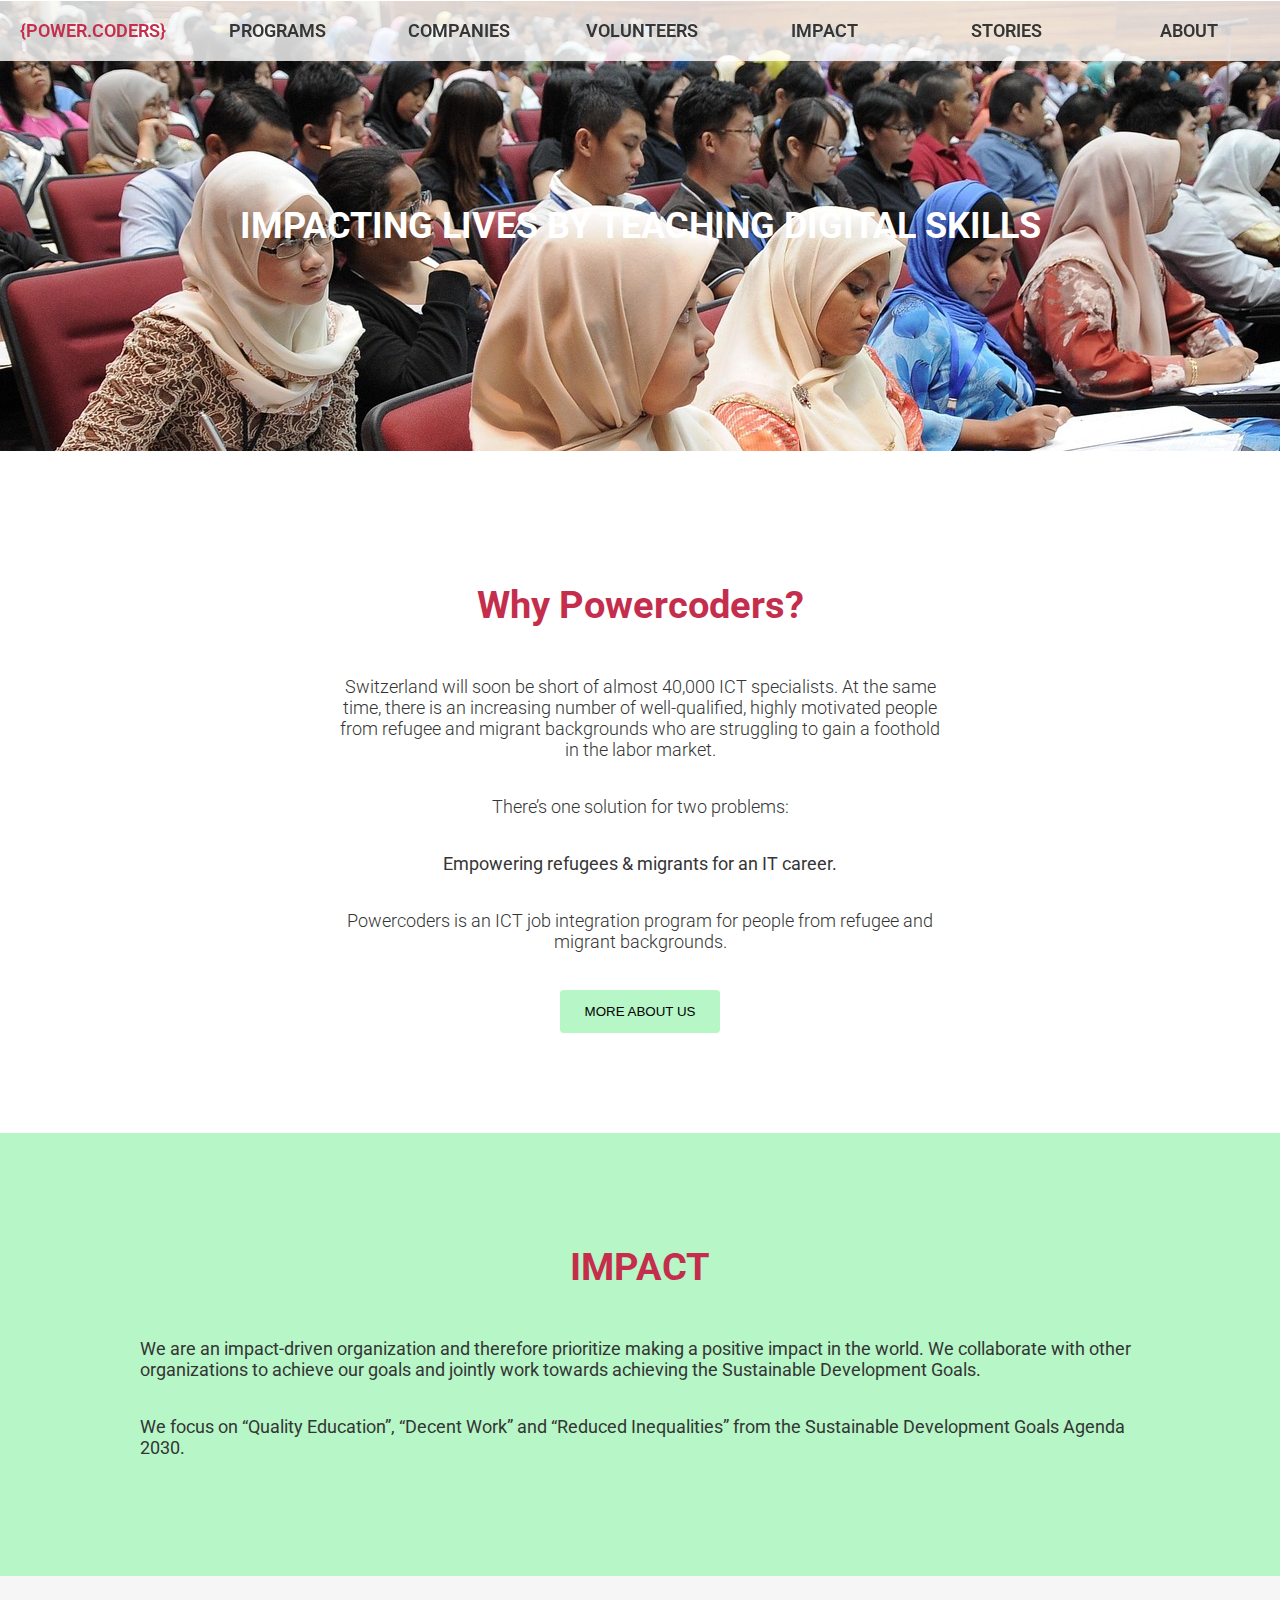
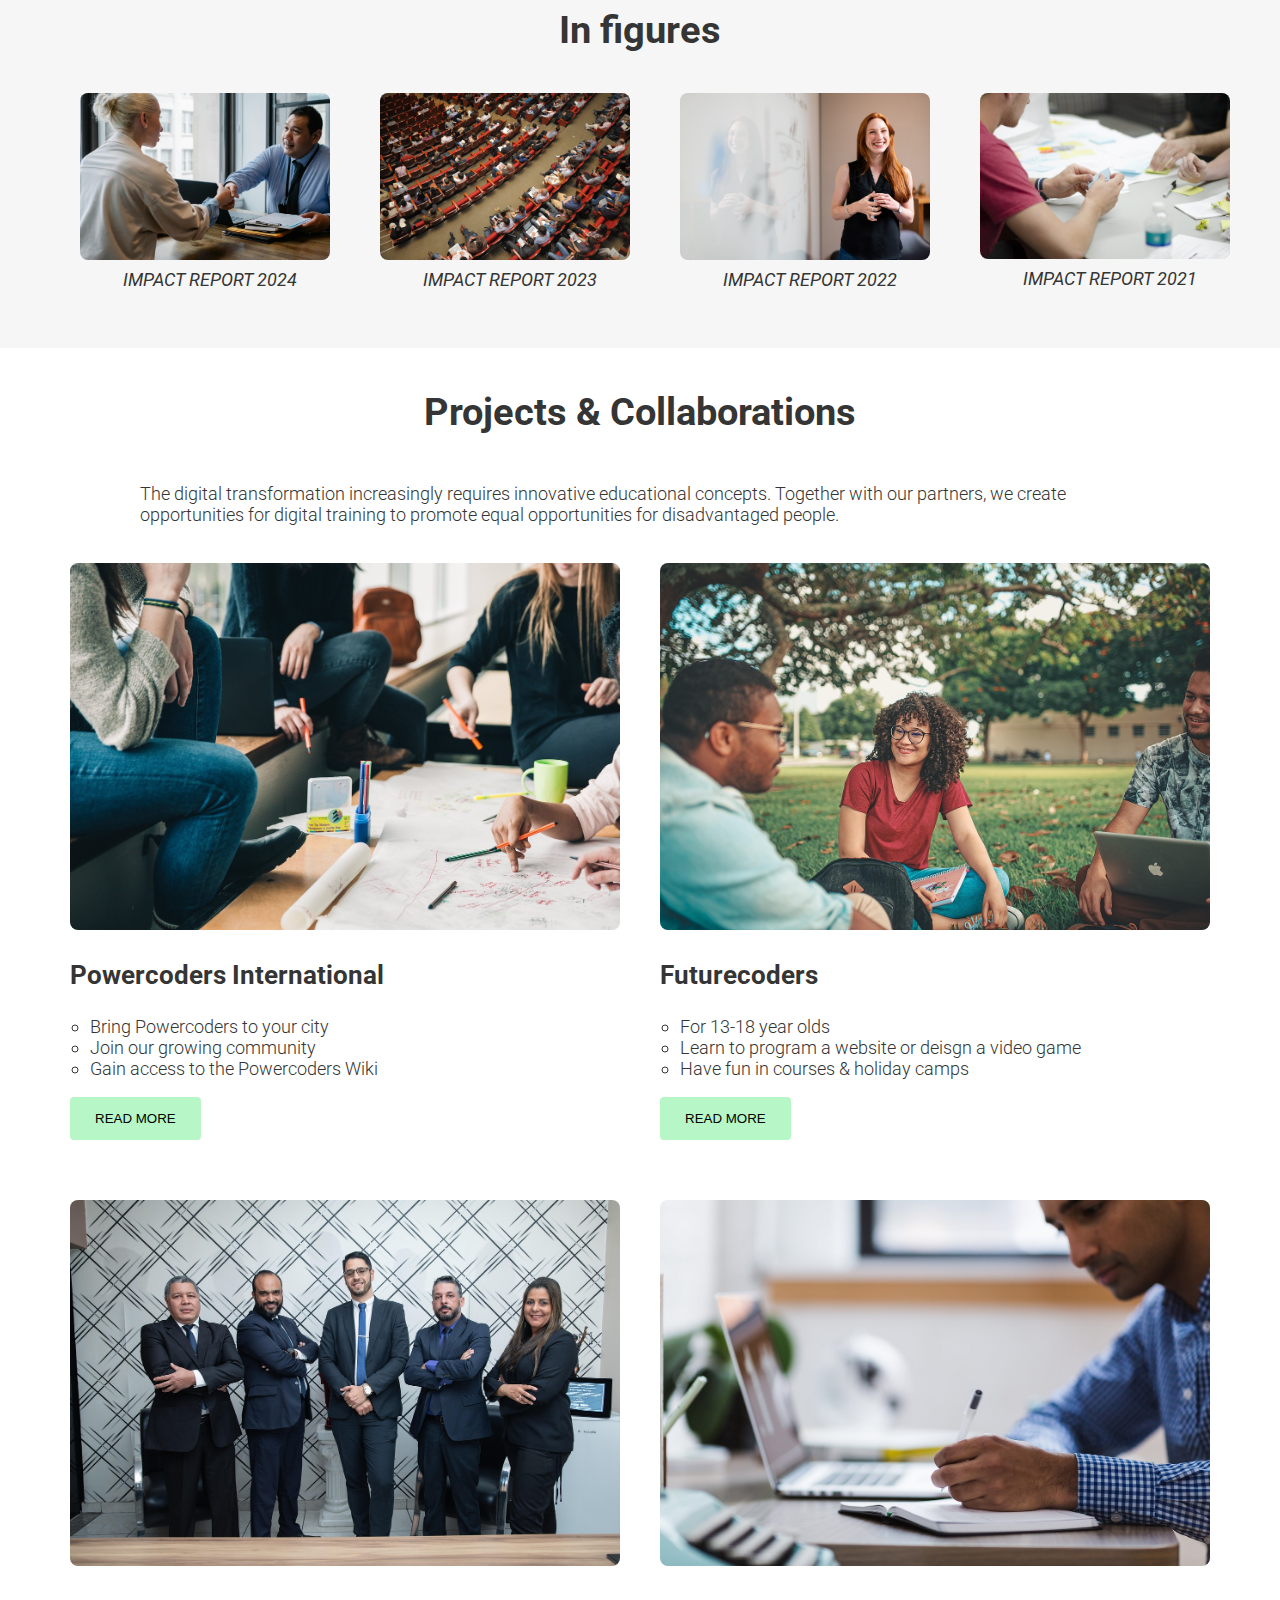
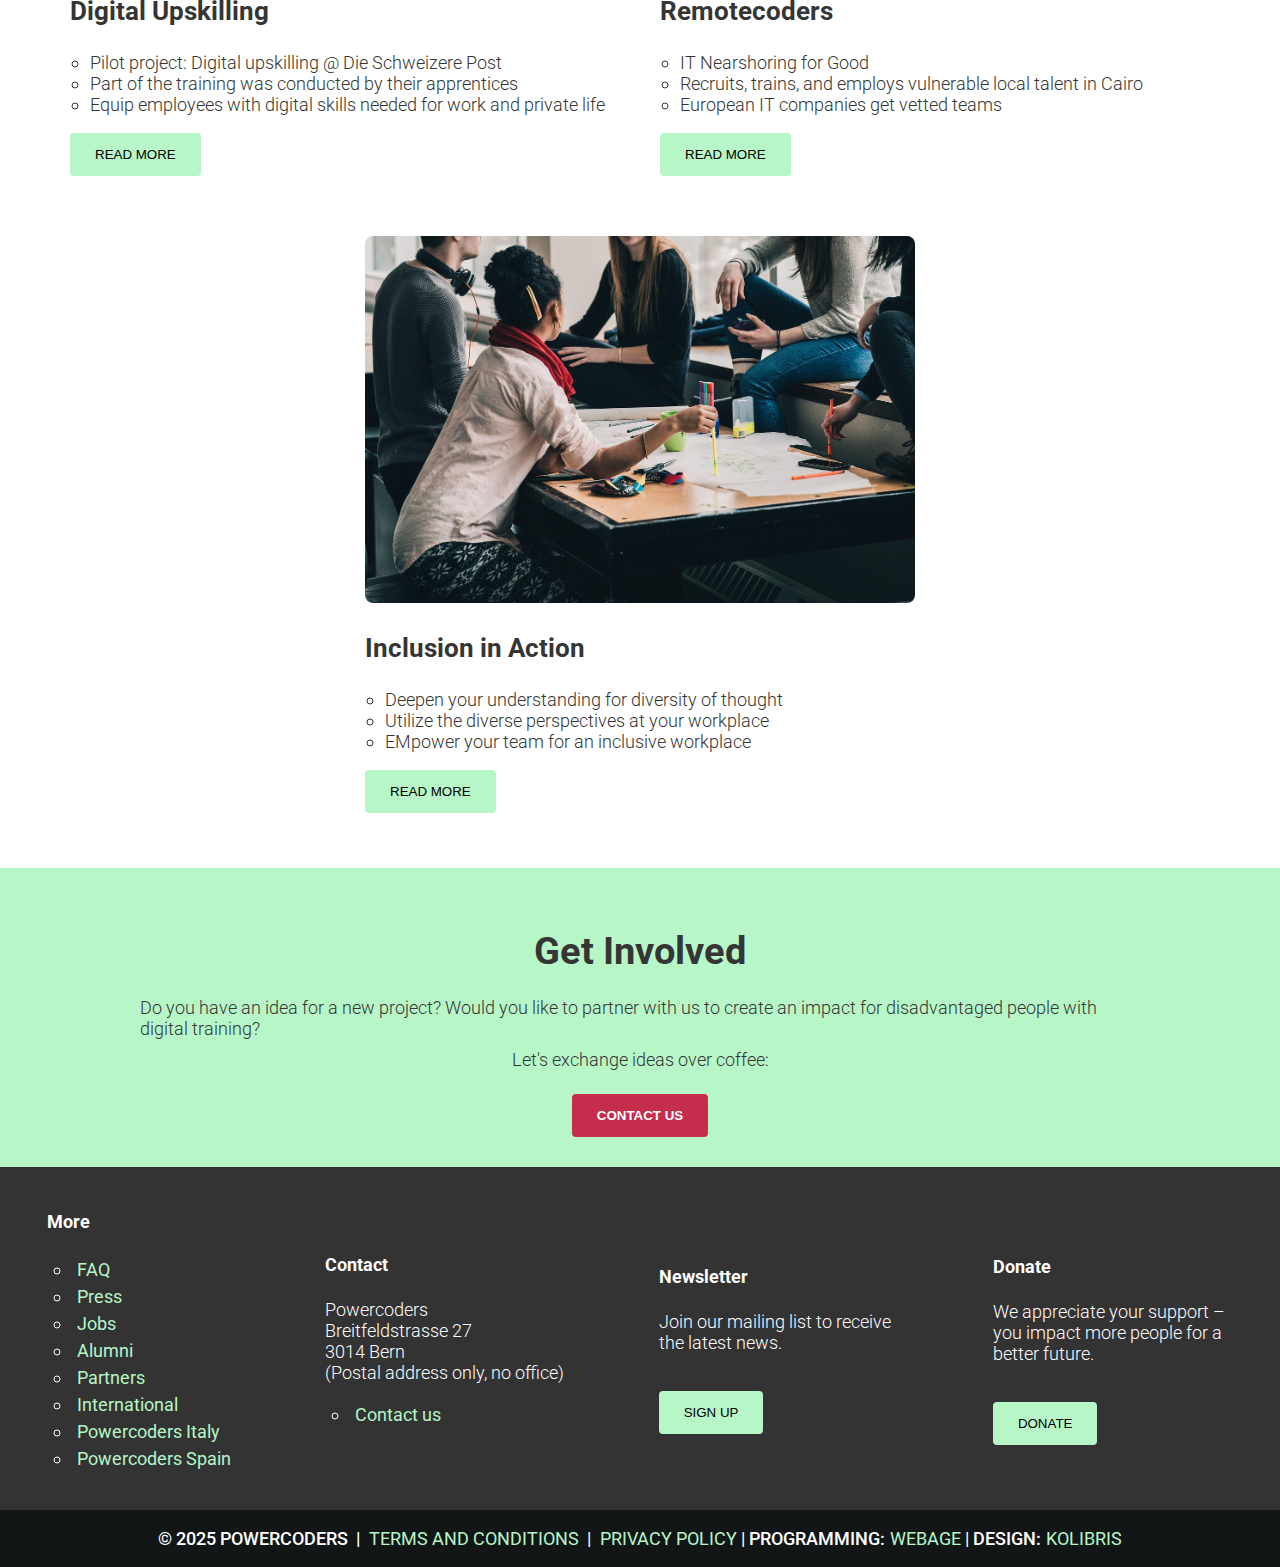
<file: index.html>
<!DOCTYPE html>
<html lang="en">
<head>
    <meta charset="UTF-8">
    <meta name="viewport" content="width=device-width, initial-scale=1.0">
    <title>Impact Report</title>
    <link rel="preconnect" href="https://fonts.googleapis.com">
    <link rel="preconnect" href="https://fonts.gstatic.com" crossorigin>
    <link href="https://fonts.googleapis.com/css2?family=Roboto:ital,wght@0,100..900;1,100..900&display=swap" rel="stylesheet">
    <link rel="stylesheet" href="style.css">
</head>
<body>
    <nav class="navbar">
            <a href="https://powercoders.org/">{Power.Coders}</a>
            <a href="https://powercoders.org/programs/">Programs</a>
            <a href="https://powercoders.org/companies/">Companies</a>
            <a href="https://powercoders.org/volunteer/">Volunteers</a>
            <a href="https://powercoders.org/impact/">Impact</a>
            <a href="https://powercoders.org/stories/">Stories</a>
            <a href="https://powercoders.org/about/">About</a>
    </nav>
    <div class="header">
        <h1>Impacting lives by teaching digital skills</h1> 
    </div>
    <main>
        <div class="about">
            <h2>Why Powercoders?</h2>
            <p>Switzerland will soon be short of almost 40,000 ICT specialists. At the same time, there is an increasing number of well-qualified, highly motivated people from refugee and migrant backgrounds who are struggling to gain a foothold in the labor market.</p>
            <p>There’s one solution for two problems:</p>
            <p class="text__highlight">Empowering refugees & migrants for an IT career.</p>
            <p>Powercoders is an ICT job integration program for people from refugee and migrant backgrounds.</p>
            <button onclick="window.open('https://powercoders.org/about/')">More about us</button>
        </div>
        <section class="impact__background">
        <div class="impact">
            <h2>Impact</h2>
            <p>We are an impact-driven organization and therefore prioritize making a positive impact in the world. We collaborate with other organizations to achieve our goals and jointly work towards achieving the Sustainable Development Goals.</p>
            <p>We focus on “Quality Education”, “Decent Work” and “Reduced Inequalities” from the Sustainable Development Goals Agenda 2030.</p>
        </div>
        <div class="figures">
            <h2 class="dark__subtitle">In figures</h2>
            <ul class="reports">
                <li>
                    <a href="impact.html" class="report"> <img src="media/report2024.jpg" alt="Report 2024" class="report__img"><br>Impact Report 2024</a>
                </li>
                <li>
                    <a href="" class="report"> <img src="media/report2023.jpg" alt="Report 2024" class="report__img"><br>Impact Report 2023</a>
                </li>
                <li>
                    <a href="" class="report"> <img src="media/report2022.jpg" alt="Report 2024" class="report__img"><br>Impact Report 2022</a>
                </li>
                <li>
                    <a href="" class="report"> <img src="media/report2021.jpg" alt="Report 2024" class="report__img"><br>Impact Report 2021</a>
                </li>
            </ul>            
        </div>
        </section>
        <div class="projects">
            <h2 class="dark__subtitle">Projects & Collaborations</h2>
            <p>The digital transformation increasingly requires innovative educational concepts. Together with our partners, we create opportunities for digital training to promote equal opportunities for disadvantaged people.</p>
            <div class="collabs">
            <a href="">
                <img src="media/project1.jpg" alt="project one" class="collabs__img">
                <h3>Powercoders International</h3>
                <ul>
                    <li>Bring Powercoders to your city</li>
                    <li>Join our growing community</li>
                    <li>Gain access to the Powercoders Wiki</li>
                </ul>
                <button onclick="window.open('https://powercoders.org/impact/powercoders-international/')">Read More</button>
            </a>
             <a href="">
                <img src="media/project2.jpg" alt="project one" class="collabs__img">
                <h3>Futurecoders</h3>
                <ul>
                    <li>For 13-18 year olds</li>
                    <li>Learn to program a website or deisgn a video game</li>
                    <li>Have fun in courses & holiday camps</li>
                </ul>
                <button onclick="window.open('https://futurecoders.ch/de/')">Read More</button>
            </a>
             <a href="">
                <img src="media/project3.jpg" alt="project one" class="collabs__img">
                <h3>Digital Upskilling</h3>
                <ul>
                    <li>Pilot project: Digital upskilling @ Die Schweizere Post</li>
                    <li>Part of the training was conducted by their apprentices</li>
                    <li>Equip employees with digital skills needed for work and private life</li>
                </ul>
                <button onclick="window.open('https://www.post.ch/de/ueber-uns/aktuell/2022/upskilling')">Read More</button>
            </a>
             <a href="">
                <img src="media/project4.jpg" alt="project one" class="collabs__img">
                <h3>Remotecoders</h3>
                <ul>
                    <li>IT Nearshoring for Good</li>
                    <li>Recruits, trains, and employs vulnerable local talent in Cairo</li>
                    <li>European IT companies get vetted teams</li>
                </ul>
                <button onclick="window.open('https://www.remotecoders.org/')">Read More</button>
            </a>
             <a href="">
                <img src="media/project5.jpg" alt="project one" class="collabs__img">
                <h3>Inclusion in Action</h3>
                <ul>
                    <li>Deepen your understanding for diversity of thought</li>
                    <li>Utilize the diverse perspectives at your workplace</li>
                    <li>EMpower your team for an inclusive workplace</li>
                </ul>
                <button onclick="window.open('https://powercoders.org/impact/powercoders-cultural-diversity/')">Read More</button>
            </a>
            </div>
        </div>


        <div class="involved">
            <h2 class="dark__subtitle">Get Involved</h2>
            <p>Do you have an idea for a new project? Would you like to partner with us to create an impact for disadvantaged people with digital training?</p>
            <p>Let's exchange ideas over coffee:</p>
            <button class="red__button" onclick="window.open('https://powercoders.org/about/')">Contact us</button>
        </div>

    </main>
    <footer>
        <div class="footer__top">
            <div>
                <h4>More</h4>
                <ul>
                    <li><a href="https://powercoders.org/faq/">FAQ</a></li>
                    <li><a href="https://powercoders.org/press/">Press</a></li>
                    <li><a href="https://powercoders.org/jobs/">Jobs</a></li>
                    <li><a href="https://powercoders.org/alumni/">Alumni</a></li>
                    <li><a href="https://powercoders.org/partners/">Partners</a></li>
                    <li><a href="https://powercoders.org/programs/powercoders-international/">International</a></li>
                    <li><a href="https://powercoders.org/powercoders-italy/">Powercoders Italy</a></li>
                    <li><a href="https://sites.google.com/impacthub.net/powercoders-spain/inicio?authuser=0">Powercoders Spain</a></li>
                </ul>
            </div>
            <div>
                <h4>Contact</h4>
                <p>Powercoders <br> Breitfeldstrasse 27 <br>3014 Bern <br>(Postal address only, no office)</p>
                <ul><li><a href="">Contact us</a></li></ul>

            </div>
            <div>
                <h4>Newsletter</h4>
                <p>Join our mailing list to receive the latest news.</p>
                <button onclick="window.open('https://powercoders.us14.list-manage.com/subscribe?u=2a42a364dd3183e63617d355b&id=dd4d5d82f8')">sign up</button>

            </div>
            <div>
                <h4>Donate</h4>
                <p>We appreciate your support – you impact more people for a better future.</p>
                 <button onclick="window.open('https://powercoders.org/donate/')">donate</button>
            </div>



        </div>
    <div class="footer__bottom">
         <p>&copy; 2025 Powercoders<span class="divider">&nbsp;&nbsp;|&nbsp</span></p>
         <a href="https://powercoders.org/terms-and-conditions/">Terms and conditions <span class="divider">&nbsp;|&nbsp</span></a>
         <a href="https://powercoders.org/privacy-policy-poco/">Privacy policy<span class="divider">&nbsp;|&nbsp</span></a>
         <p>Programming:</p>
         <a href="">webage<span class="divider">&nbsp;|&nbsp</span></a>
         <p>Design:</p> 
         <a href="https://www.kolibris.ch/">kolibris</a>
    </div>
    </footer>
    
    <script src="script.js"></script>
</body>
</html>
</file>
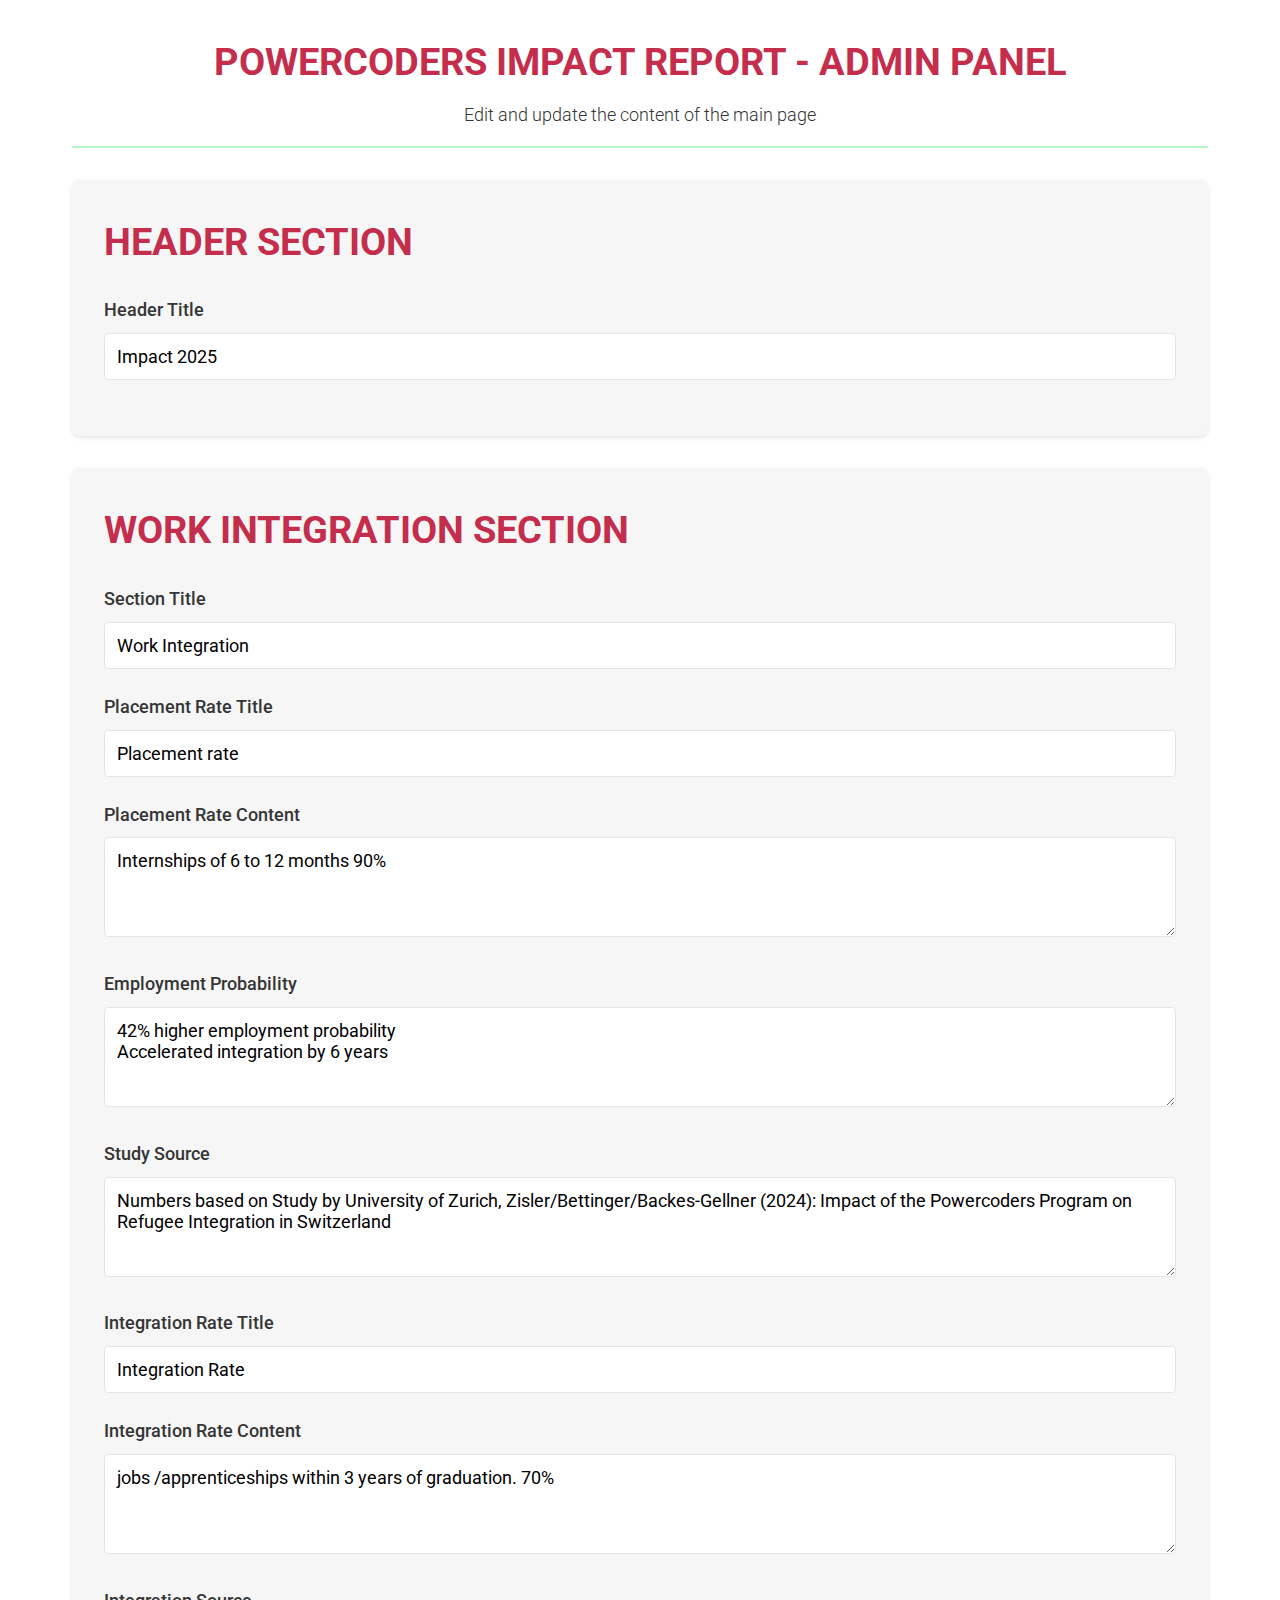
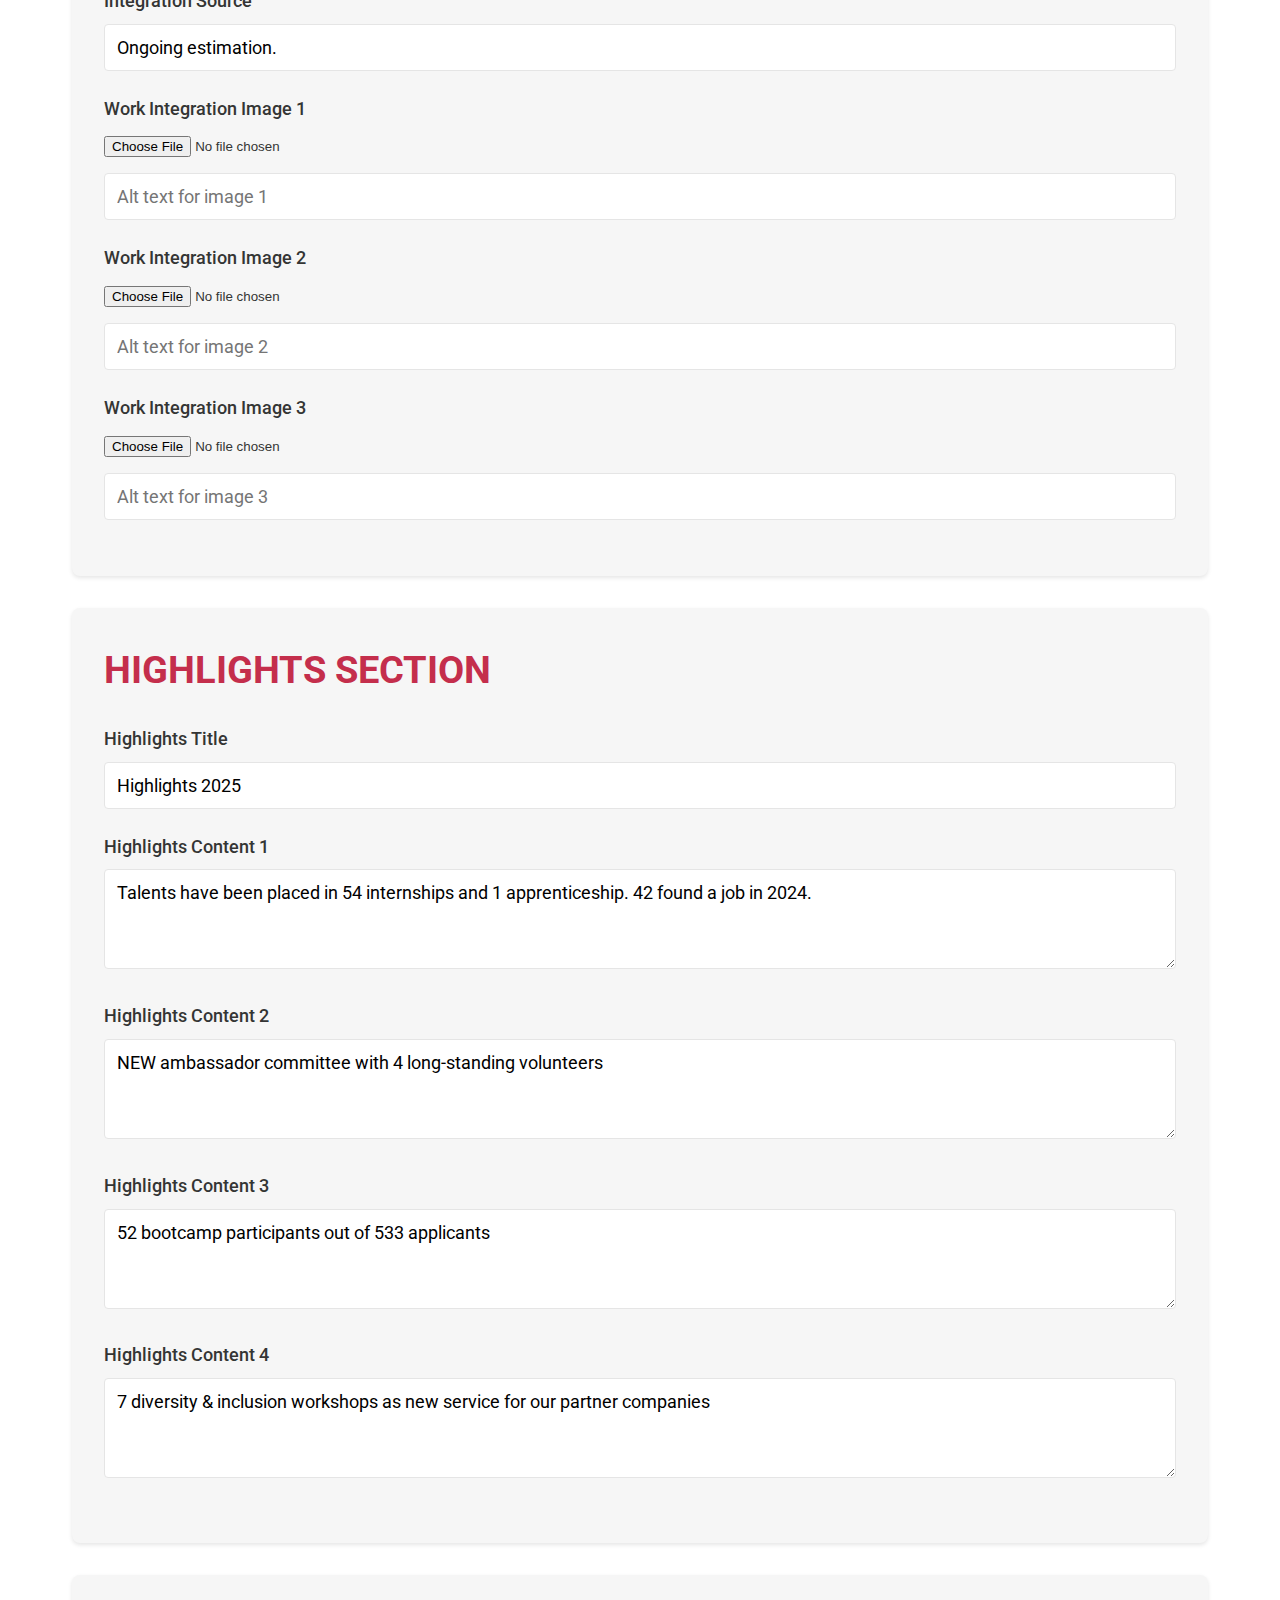
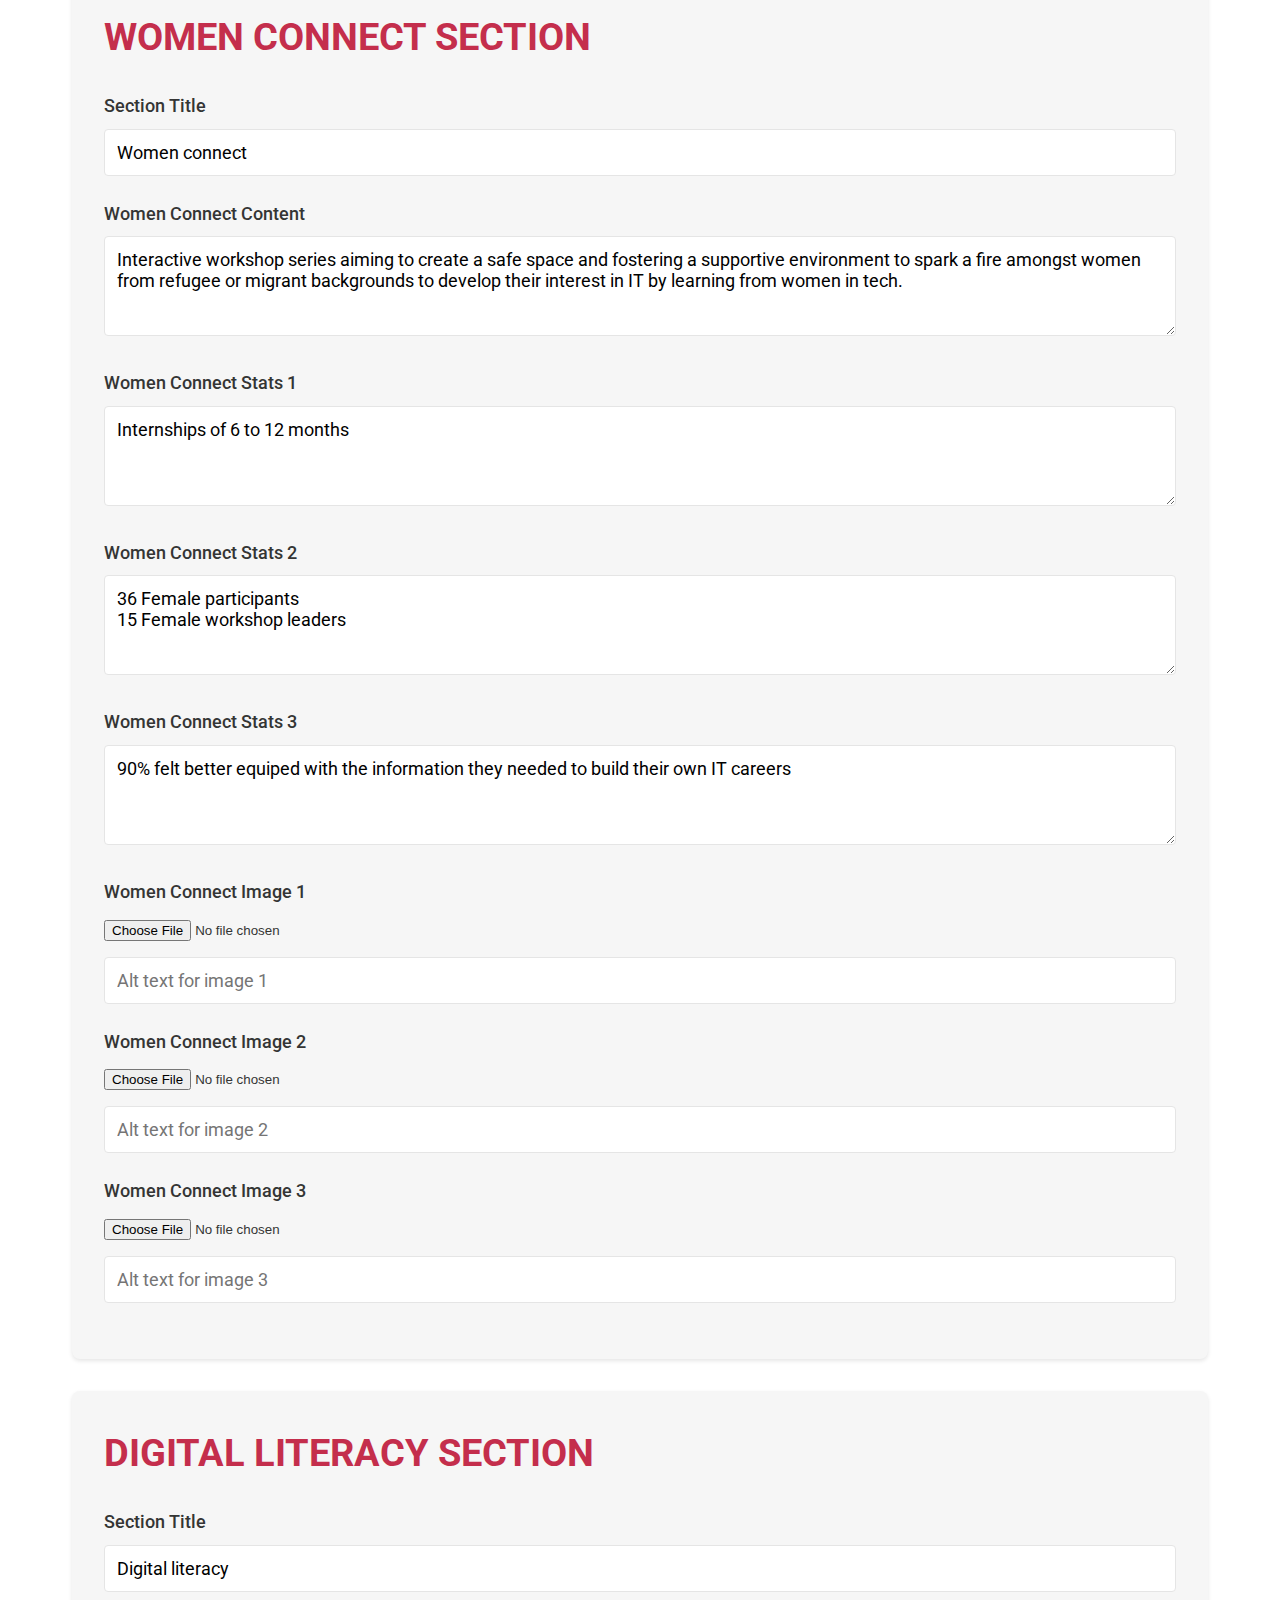
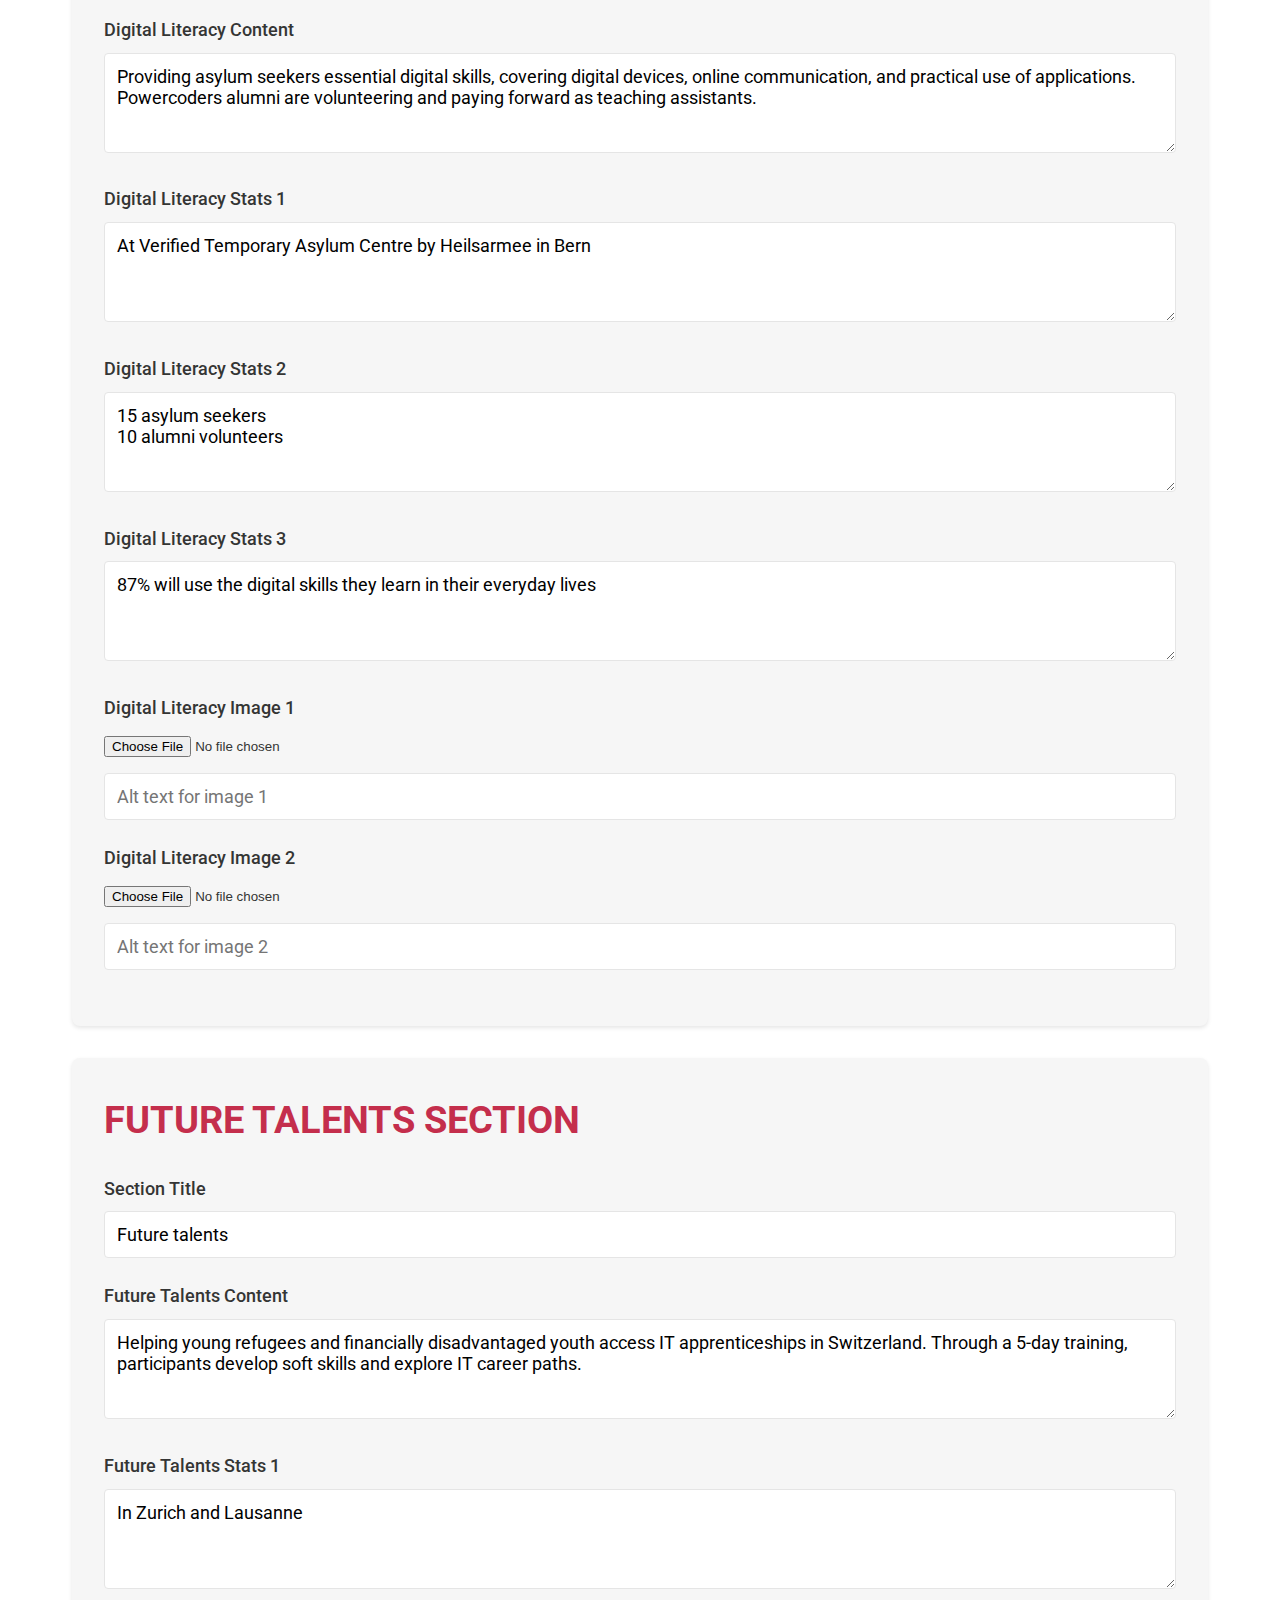
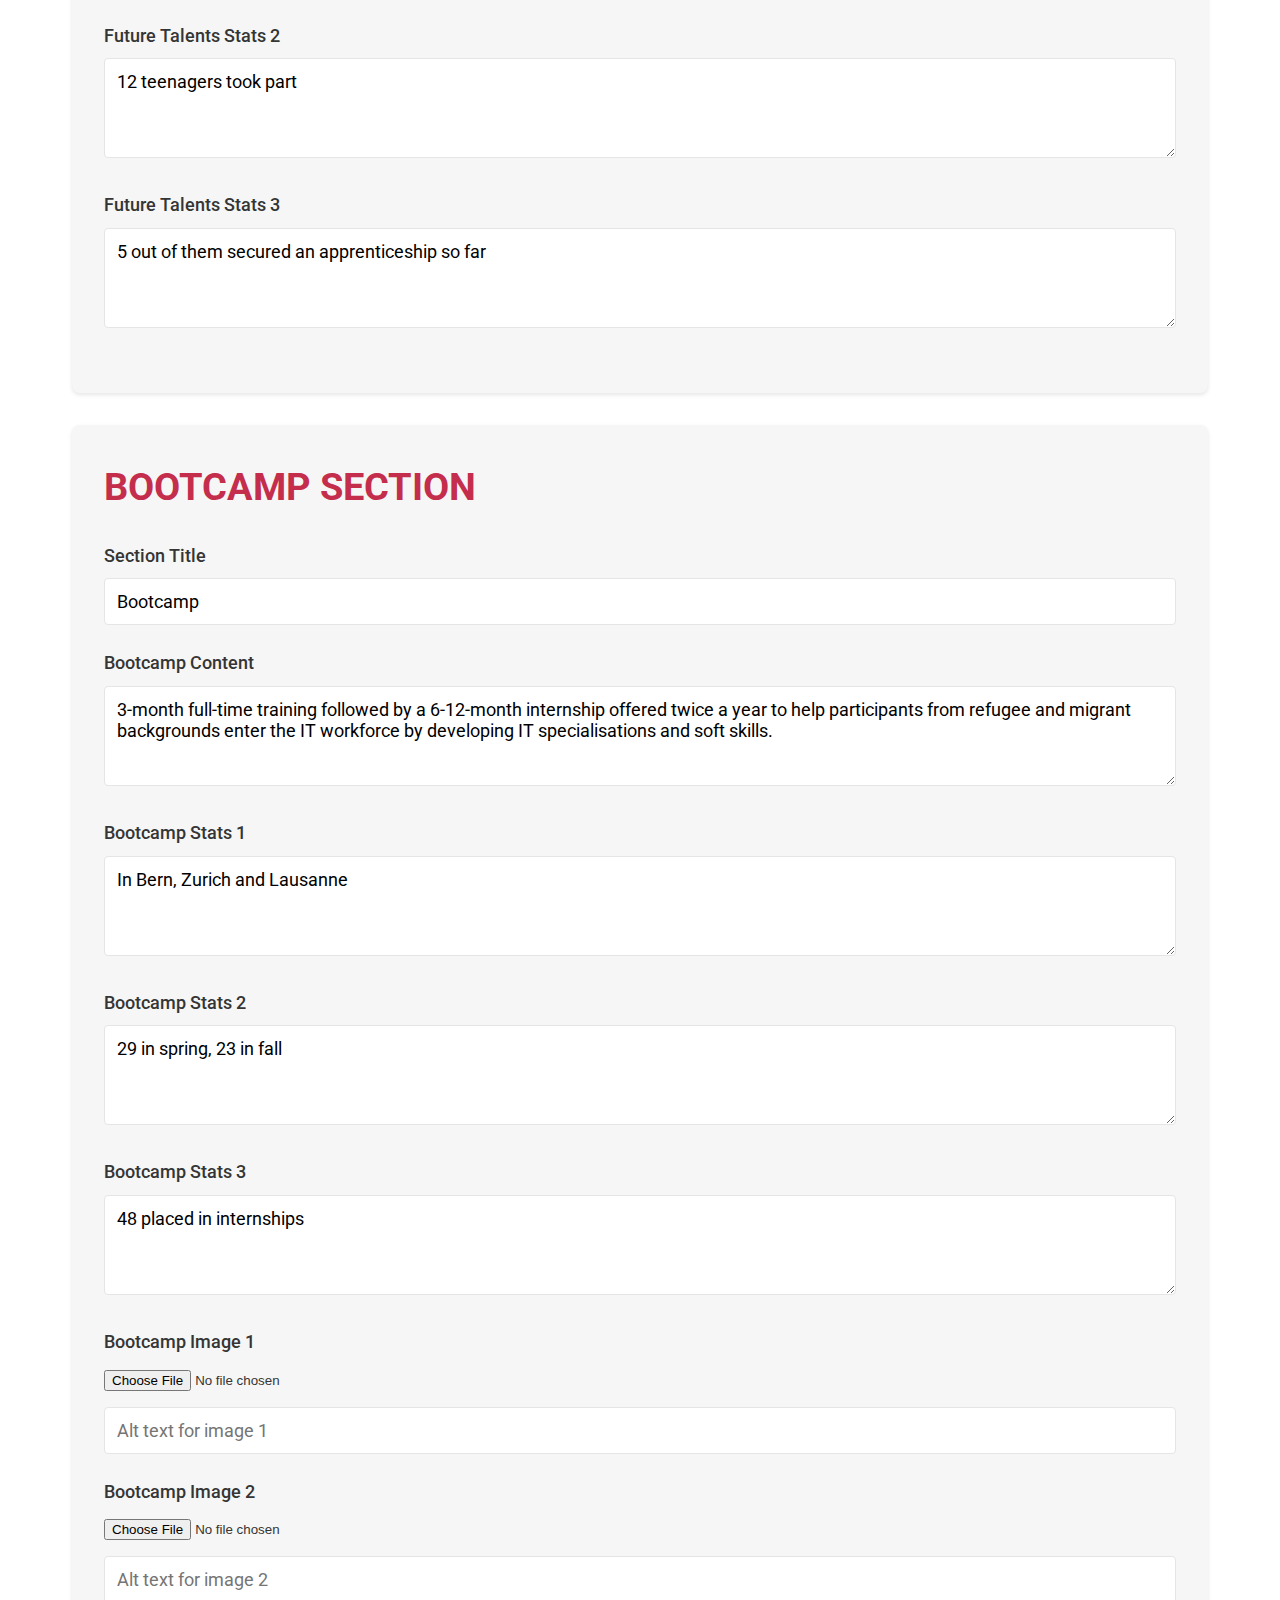
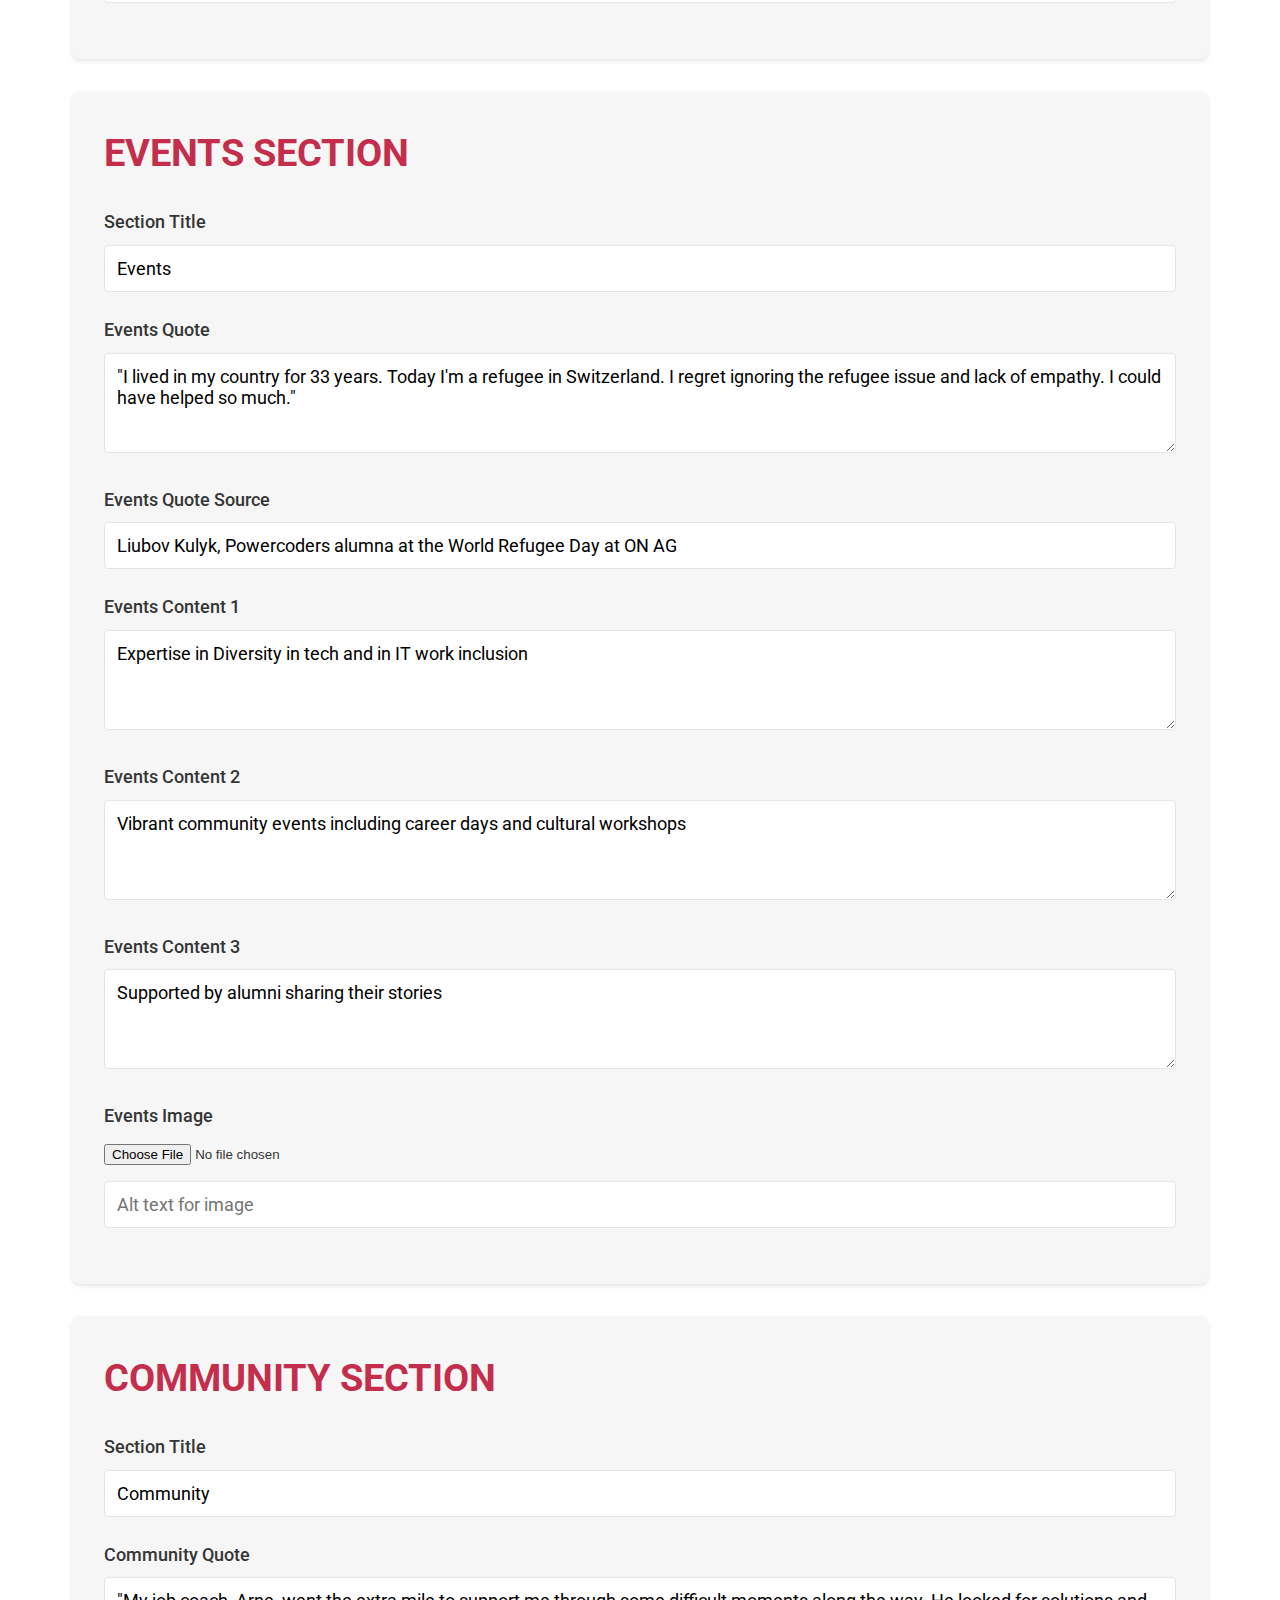
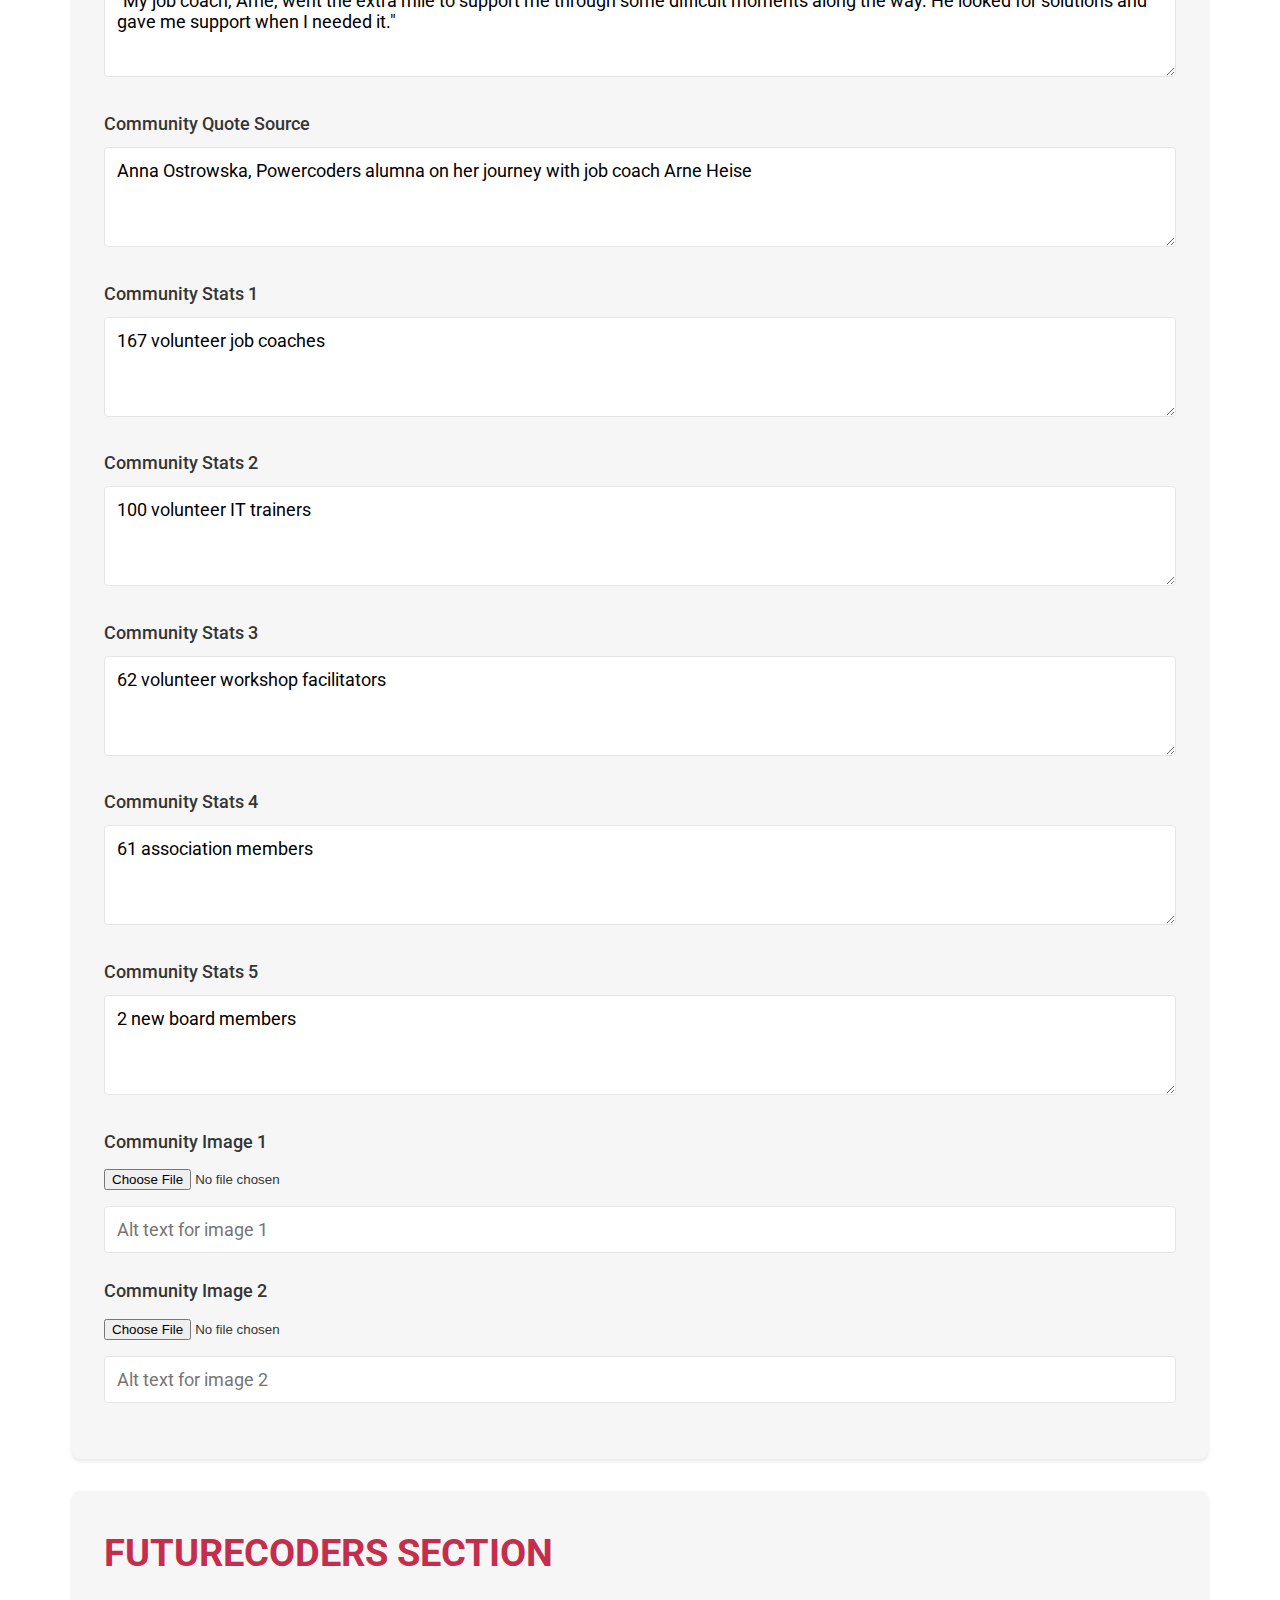
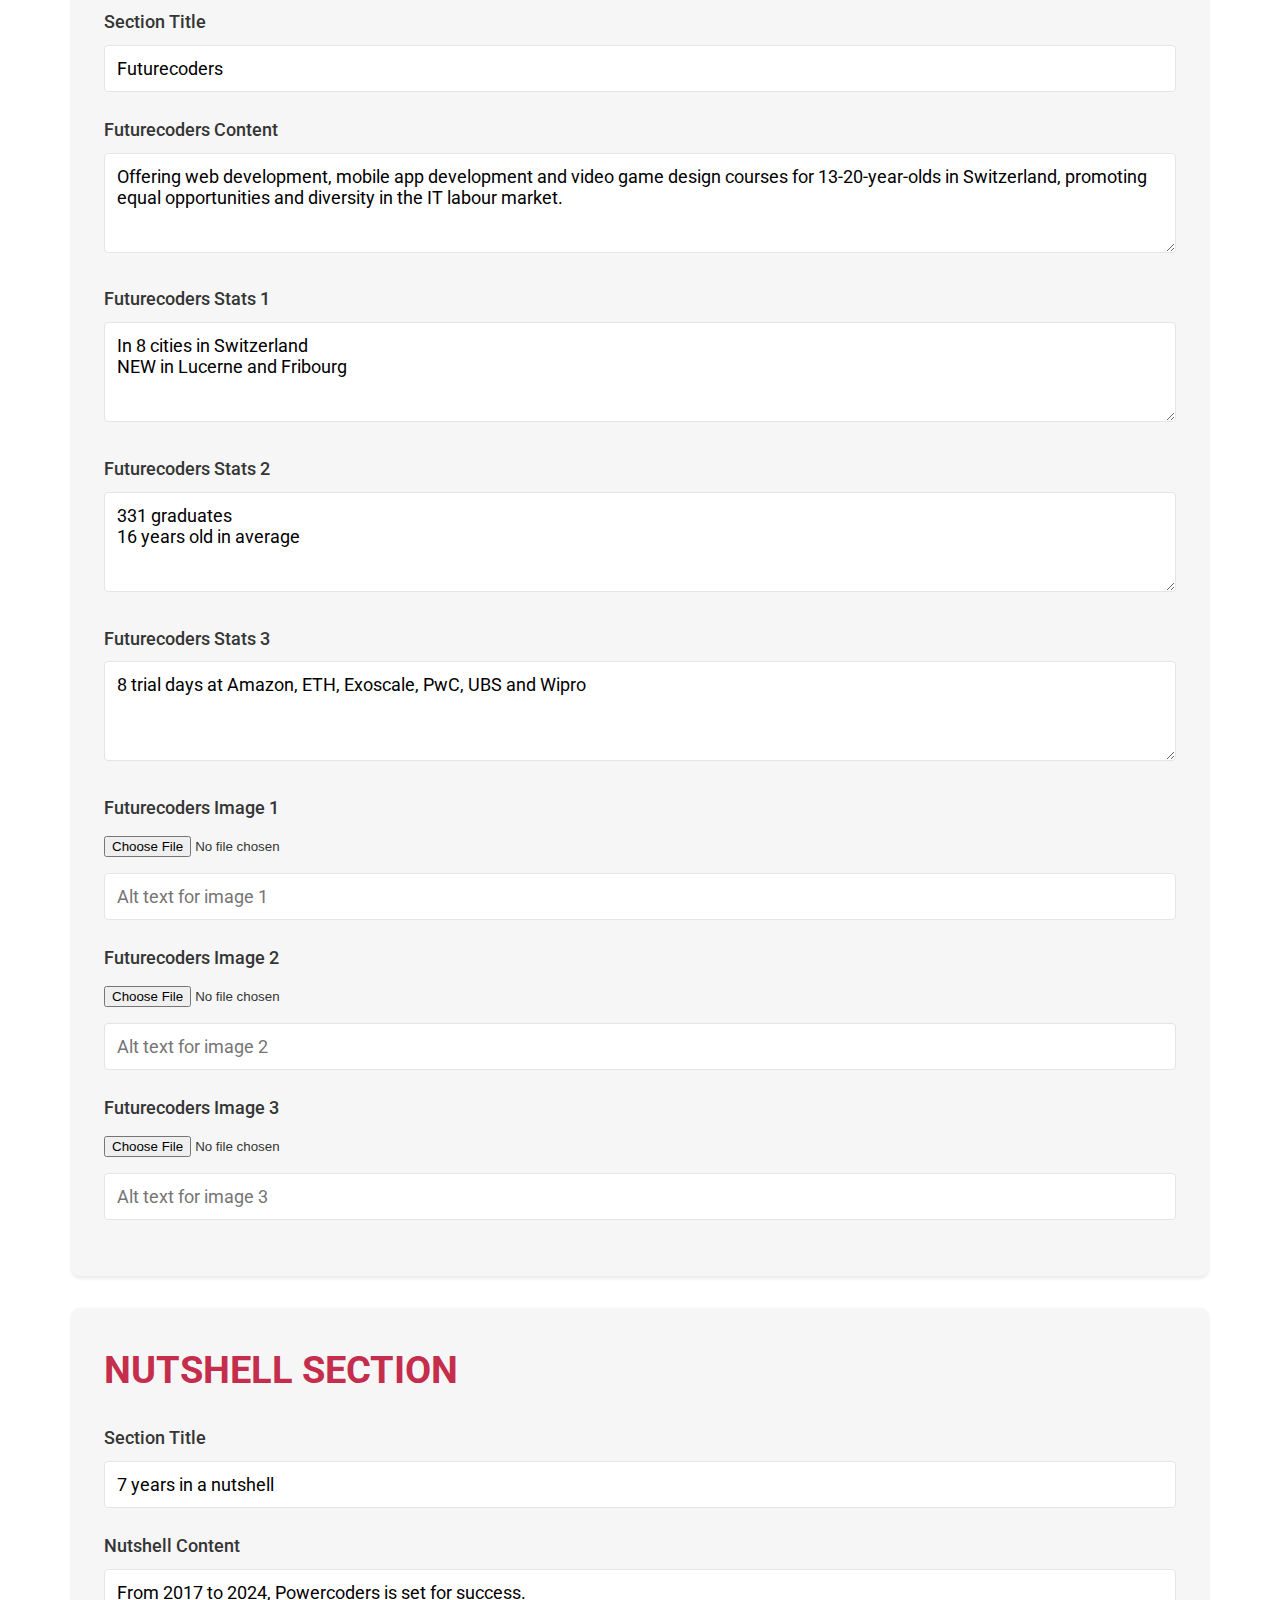
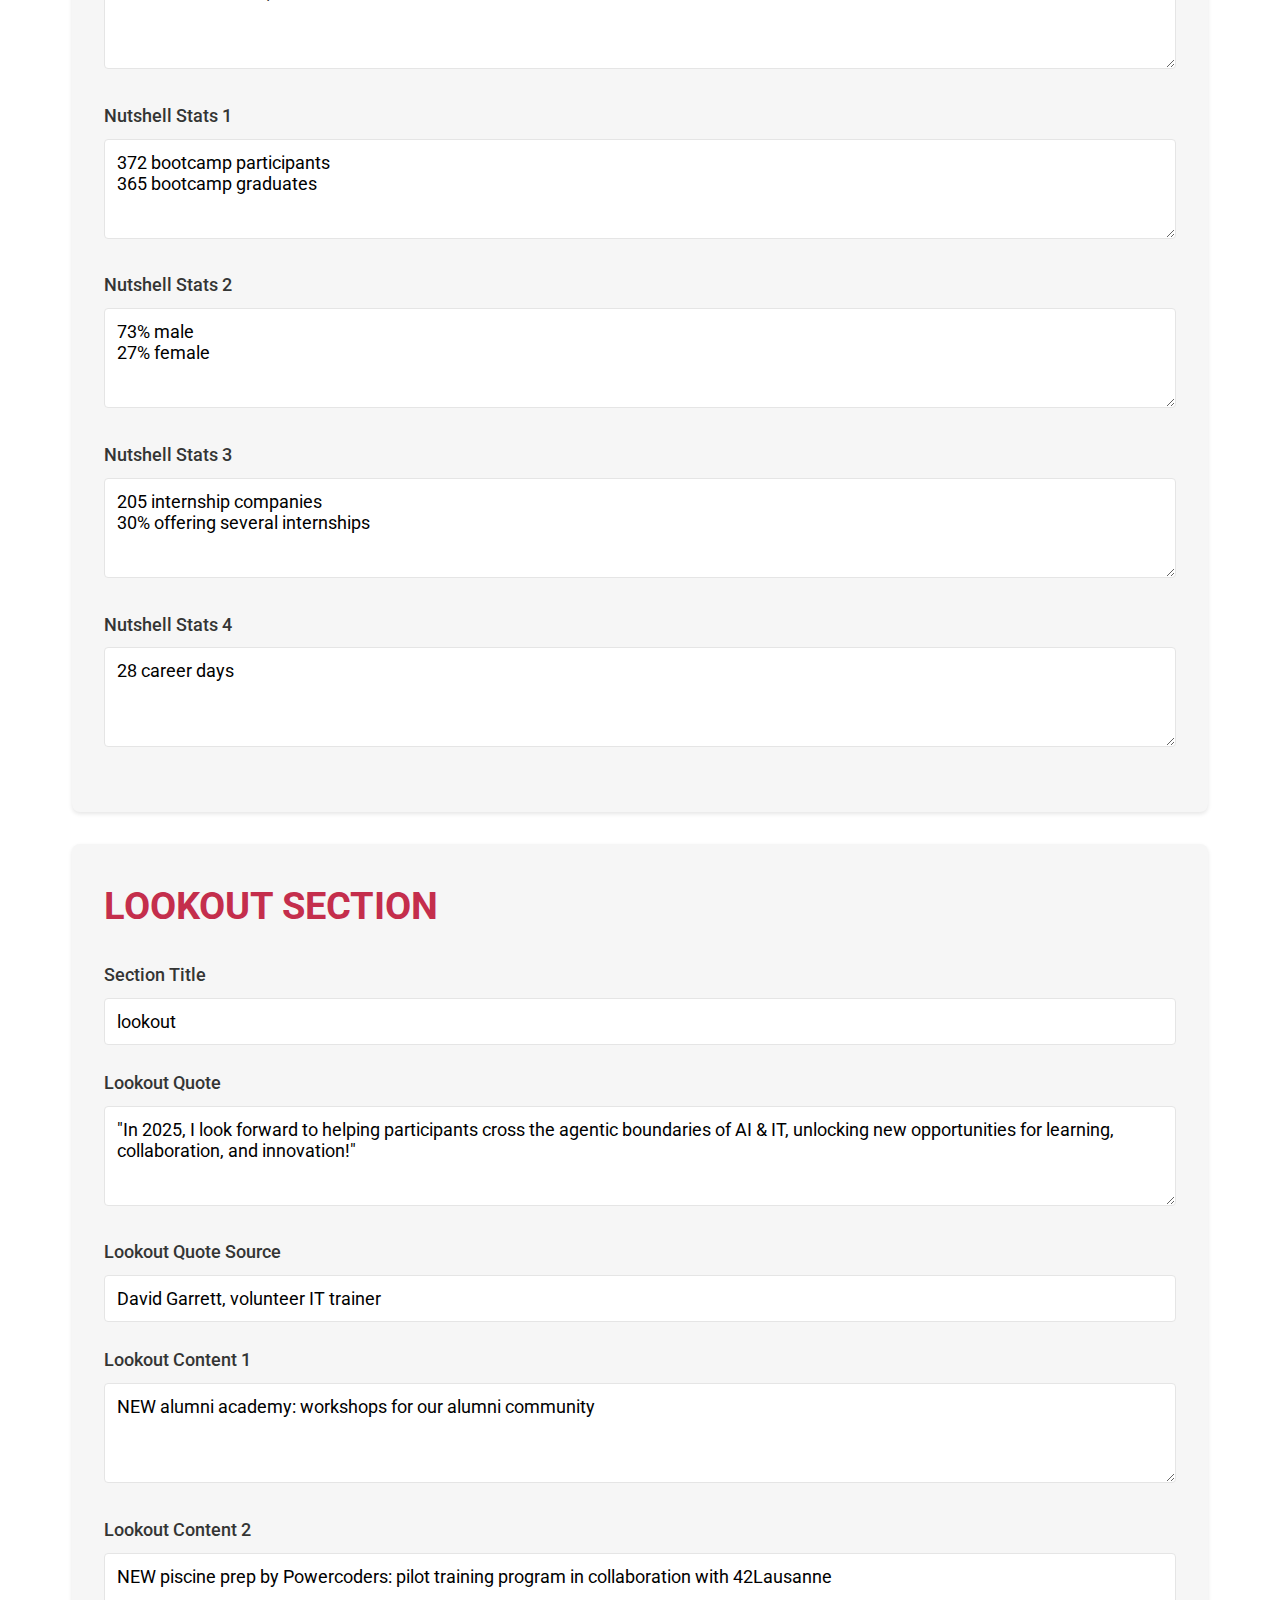
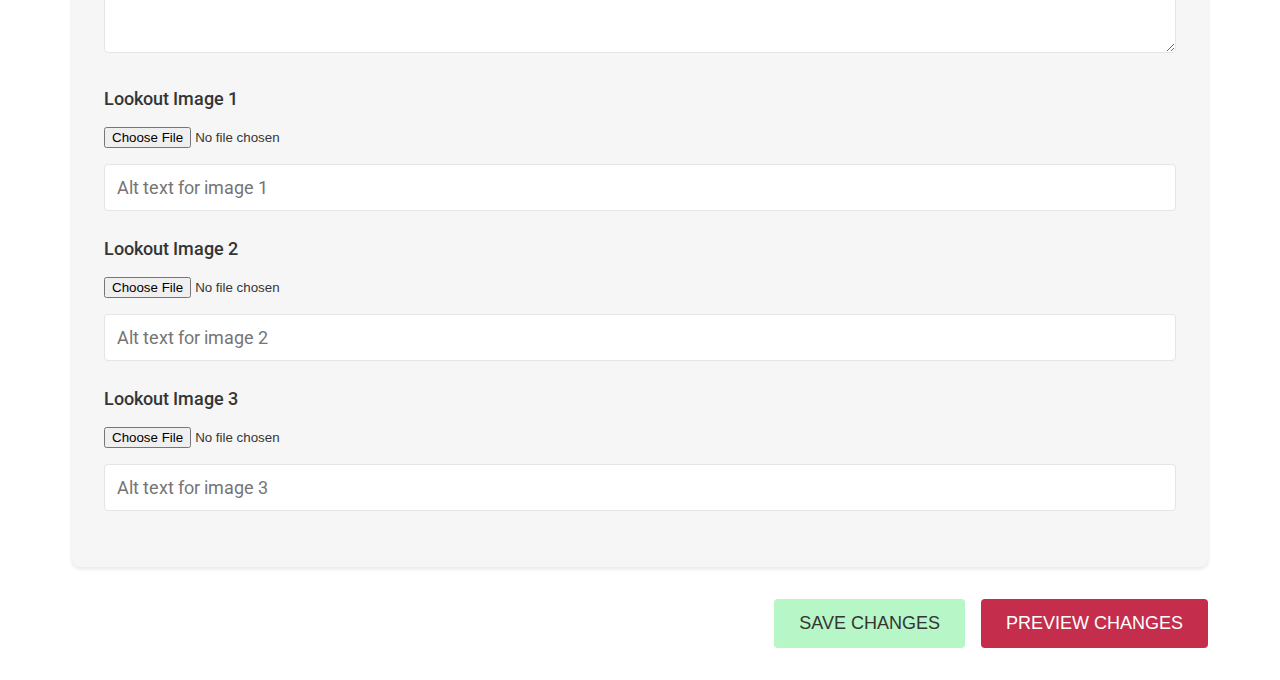
<file: edit.html>
<!DOCTYPE html>
<html lang="en">
<head>
    <meta charset="UTF-8">
    <meta name="viewport" content="width=device-width, initial-scale=1.0">
    <title>PowerCoders Impact Report - Admin Panel</title>
    <link rel="preconnect" href="https://fonts.googleapis.com">
    <link rel="preconnect" href="https://fonts.gstatic.com" crossorigin>
    <link href="https://fonts.googleapis.com/css2?family=Roboto:ital,wght@0,100..900;1,100..900&display=swap" rel="stylesheet">
    <link rel="stylesheet" href="edit.css">
</head>
<body>
    <a id="downloadAnchorElem" style="display:none"></a>
    
    <div class="admin-container">
        <header>
            <h1>PowerCoders Impact Report - Admin Panel</h1>
            <p>Edit and update the content of the main page</p>
        </header>

        <main>
            <form id="editForm">
                <section class="edit-section">
                    <h2>Header Section</h2>
                    <div class="form-group">
                        <label for="headerTitle">Header Title</label>
                        <input type="text" id="headerTitle" name="headerTitle" value="Impact 2025">
                    </div>
                </section>

                <section class="edit-section">
                    <h2>Work Integration Section</h2>
                    <div class="form-group">
                        <label for="workIntegrationTitle">Section Title</label>
                        <input type="text" id="workIntegrationTitle" name="workIntegrationTitle" value="Work Integration">
                    </div>
                    <div class="form-group">
                        <label for="placementRateTitle">Placement Rate Title</label>
                        <input type="text" id="placementRateTitle" name="placementRateTitle" value="Placement rate">
                    </div>
                    <div class="form-group">
                        <label for="placementRateContent">Placement Rate Content</label>
                        <textarea id="placementRateContent" name="placementRateContent" rows="2">Internships of 6 to 12 months 90%</textarea>
                    </div>
                    <div class="form-group">
                        <label for="employmentProbability">Employment Probability</label>
                        <textarea id="employmentProbability" name="employmentProbability" rows="2">42% higher employment probability
Accelerated integration by 6 years</textarea>
                    </div>
                    <div class="form-group">
                        <label for="studySource">Study Source</label>
                        <textarea id="studySource" name="studySource" rows="2">Numbers based on Study by University of Zurich, Zisler/Bettinger/Backes-Gellner (2024): Impact of the Powercoders Program on Refugee Integration in Switzerland</textarea>
                    </div>
                    <div class="form-group">
                        <label for="integrationRateTitle">Integration Rate Title</label>
                        <input type="text" id="integrationRateTitle" name="integrationRateTitle" value="Integration Rate">
                    </div>
                    <div class="form-group">
                        <label for="integrationRateContent">Integration Rate Content</label>
                        <textarea id="integrationRateContent" name="integrationRateContent" rows="2">jobs /apprenticeships within 3 years of graduation. 70%</textarea>
                    </div>
                    <div class="form-group">
                        <label for="integrationSource">Integration Source</label>
                        <input type="text" id="integrationSource" name="integrationSource" value="Ongoing estimation.">
                    </div>
                    <div class="form-group">
                        <label for="workIntegrationImage1">Work Integration Image 1</label>
                        <input type="file" id="workIntegrationImage1" name="workIntegrationImage1" accept="image/*">
                        <input type="text" id="workIntegrationImage1Alt" name="workIntegrationImage1Alt" placeholder="Alt text for image 1">
                    </div>
                    <div class="form-group">
                        <label for="workIntegrationImage2">Work Integration Image 2</label>
                        <input type="file" id="workIntegrationImage2" name="workIntegrationImage2" accept="image/*">
                        <input type="text" id="workIntegrationImage2Alt" name="workIntegrationImage2Alt" placeholder="Alt text for image 2">
                    </div>
                    <div class="form-group">
                        <label for="workIntegrationImage3">Work Integration Image 3</label>
                        <input type="file" id="workIntegrationImage3" name="workIntegrationImage3" accept="image/*">
                        <input type="text" id="workIntegrationImage3Alt" name="workIntegrationImage3Alt" placeholder="Alt text for image 3">
                    </div>
                </section>

                <section class="edit-section">
                    <h2>Highlights Section</h2>
                    <div class="form-group">
                        <label for="highlightsTitle">Highlights Title</label>
                        <input type="text" id="highlightsTitle" name="highlightsTitle" value="Highlights 2025">
                    </div>
                    <div class="form-group">
                        <label for="highlightsContent1">Highlights Content 1</label>
                        <textarea id="highlightsContent1" name="highlightsContent1" rows="2">Talents have been placed in 54 internships and 1 apprenticeship. 42 found a job in 2024.</textarea>
                    </div>
                    <div class="form-group">
                        <label for="highlightsContent2">Highlights Content 2</label>
                        <textarea id="highlightsContent2" name="highlightsContent2" rows="2">NEW ambassador committee with 4 long-standing volunteers</textarea>
                    </div>
                    <div class="form-group">
                        <label for="highlightsContent3">Highlights Content 3</label>
                        <textarea id="highlightsContent3" name="highlightsContent3" rows="2">52 bootcamp participants out of 533 applicants</textarea>
                    </div>
                    <div class="form-group">
                        <label for="highlightsContent4">Highlights Content 4</label>
                        <textarea id="highlightsContent4" name="highlightsContent4" rows="2">7 diversity & inclusion workshops as new service for our partner companies</textarea>
                    </div>
                </section>

                <section class="edit-section">
                    <h2>Women Connect Section</h2>
                    <div class="form-group">
                        <label for="womenConnectTitle">Section Title</label>
                        <input type="text" id="womenConnectTitle" name="womenConnectTitle" value="Women connect">
                    </div>
                    <div class="form-group">
                        <label for="womenConnectContent">Women Connect Content</label>
                        <textarea id="womenConnectContent" name="womenConnectContent" rows="3">Interactive workshop series aiming to create a safe space and fostering a supportive environment to spark a fire amongst women from refugee or migrant backgrounds to develop their interest in IT by learning from women in tech.</textarea>
                    </div>
                    <div class="form-group">
                        <label for="womenConnectStats1">Women Connect Stats 1</label>
                        <textarea id="womenConnectStats1" name="womenConnectStats1" rows="2">Internships of 6 to 12 months</textarea>
                    </div>
                    <div class="form-group">
                        <label for="womenConnectStats2">Women Connect Stats 2</label>
                        <textarea id="womenConnectStats2" name="womenConnectStats2" rows="2">36 Female participants
15 Female workshop leaders</textarea>
                    </div>
                    <div class="form-group">
                        <label for="womenConnectStats3">Women Connect Stats 3</label>
                        <textarea id="womenConnectStats3" name="womenConnectStats3" rows="2">90% felt better equiped with the information they needed to build their own IT careers</textarea>
                    </div>
                    <div class="form-group">
                        <label for="womenConnectImage1">Women Connect Image 1</label>
                        <input type="file" id="womenConnectImage1" name="womenConnectImage1" accept="image/*">
                        <input type="text" id="womenConnectImage1Alt" name="womenConnectImage1Alt" placeholder="Alt text for image 1">
                    </div>
                    <div class="form-group">
                        <label for="womenConnectImage2">Women Connect Image 2</label>
                        <input type="file" id="womenConnectImage2" name="womenConnectImage2" accept="image/*">
                        <input type="text" id="womenConnectImage2Alt" name="womenConnectImage2Alt" placeholder="Alt text for image 2">
                    </div>
                    <div class="form-group">
                        <label for="womenConnectImage3">Women Connect Image 3</label>
                        <input type="file" id="womenConnectImage3" name="womenConnectImage3" accept="image/*">
                        <input type="text" id="womenConnectImage3Alt" name="womenConnectImage3Alt" placeholder="Alt text for image 3">
                    </div>
                </section>

                <section class="edit-section">
                    <h2>Digital Literacy Section</h2>
                    <div class="form-group">
                        <label for="digitalLiteracyTitle">Section Title</label>
                        <input type="text" id="digitalLiteracyTitle" name="digitalLiteracyTitle" value="Digital literacy">
                    </div>
                    <div class="form-group">
                        <label for="digitalLiteracyContent">Digital Literacy Content</label>
                        <textarea id="digitalLiteracyContent" name="digitalLiteracyContent" rows="3">Providing asylum seekers essential digital skills, covering digital devices, online communication, and practical use of applications. Powercoders alumni are volunteering and paying forward as teaching assistants.</textarea>
                    </div>
                    <div class="form-group">
                        <label for="digitalLiteracyStats1">Digital Literacy Stats 1</label>
                        <textarea id="digitalLiteracyStats1" name="digitalLiteracyStats1" rows="2">At Verified Temporary Asylum Centre by Heilsarmee in Bern</textarea>
                    </div>
                    <div class="form-group">
                        <label for="digitalLiteracyStats2">Digital Literacy Stats 2</label>
                        <textarea id="digitalLiteracyStats2" name="digitalLiteracyStats2" rows="2">15 asylum seekers
10 alumni volunteers</textarea>
                    </div>
                    <div class="form-group">
                        <label for="digitalLiteracyStats3">Digital Literacy Stats 3</label>
                        <textarea id="digitalLiteracyStats3" name="digitalLiteracyStats3" rows="2">87% will use the digital skills they learn in their everyday lives</textarea>
                    </div>
                    <div class="form-group">
                        <label for="digitalLiteracyImage1">Digital Literacy Image 1</label>
                        <input type="file" id="digitalLiteracyImage1" name="digitalLiteracyImage1" accept="image/*">
                        <input type="text" id="digitalLiteracyImage1Alt" name="digitalLiteracyImage1Alt" placeholder="Alt text for image 1">
                    </div>
                    <div class="form-group">
                        <label for="digitalLiteracyImage2">Digital Literacy Image 2</label>
                        <input type="file" id="digitalLiteracyImage2" name="digitalLiteracyImage2" accept="image/*">
                        <input type="text" id="digitalLiteracyImage2Alt" name="digitalLiteracyImage2Alt" placeholder="Alt text for image 2">
                    </div>
                </section>

                <section class="edit-section">
                    <h2>Future Talents Section</h2>
                    <div class="form-group">
                        <label for="futureTalentsTitle">Section Title</label>
                        <input type="text" id="futureTalentsTitle" name="futureTalentsTitle" value="Future talents">
                    </div>
                    <div class="form-group">
                        <label for="futureTalentsContent">Future Talents Content</label>
                        <textarea id="futureTalentsContent" name="futureTalentsContent" rows="3">Helping young refugees and financially disadvantaged youth access IT apprenticeships in Switzerland. Through a 5-day training, participants develop soft skills and explore IT career paths.</textarea>
                    </div>
                    <div class="form-group">
                        <label for="futureTalentsStats1">Future Talents Stats 1</label>
                        <textarea id="futureTalentsStats1" name="futureTalentsStats1" rows="2">In Zurich and Lausanne</textarea>
                    </div>
                    <div class="form-group">
                        <label for="futureTalentsStats2">Future Talents Stats 2</label>
                        <textarea id="futureTalentsStats2" name="futureTalentsStats2" rows="2">12 teenagers took part</textarea>
                    </div>
                    <div class="form-group">
                        <label for="futureTalentsStats3">Future Talents Stats 3</label>
                        <textarea id="futureTalentsStats3" name="futureTalentsStats3" rows="2">5 out of them secured an apprenticeship so far</textarea>
                    </div>
                </section>

                <section class="edit-section">
                    <h2>Bootcamp Section</h2>
                    <div class="form-group">
                        <label for="bootcampTitle">Section Title</label>
                        <input type="text" id="bootcampTitle" name="bootcampTitle" value="Bootcamp">
                    </div>
                    <div class="form-group">
                        <label for="bootcampContent">Bootcamp Content</label>
                        <textarea id="bootcampContent" name="bootcampContent" rows="3">3-month full-time training followed by a 6-12-month internship offered twice a year to help participants from refugee and migrant backgrounds enter the IT workforce by developing IT specialisations and soft skills.</textarea>
                    </div>
                    <div class="form-group">
                        <label for="bootcampStats1">Bootcamp Stats 1</label>
                        <textarea id="bootcampStats1" name="bootcampStats1" rows="2">In Bern, Zurich and Lausanne</textarea>
                    </div>
                    <div class="form-group">
                        <label for="bootcampStats2">Bootcamp Stats 2</label>
                        <textarea id="bootcampStats2" name="bootcampStats2" rows="2">29 in spring, 23 in fall</textarea>
                    </div>
                    <div class="form-group">
                        <label for="bootcampStats3">Bootcamp Stats 3</label>
                        <textarea id="bootcampStats3" name="bootcampStats3" rows="2">48 placed in internships</textarea>
                    </div>
                    <div class="form-group">
                        <label for="bootcampImage1">Bootcamp Image 1</label>
                        <input type="file" id="bootcampImage1" name="bootcampImage1" accept="image/*">
                        <input type="text" id="bootcampImage1Alt" name="bootcampImage1Alt" placeholder="Alt text for image 1">
                    </div>
                    <div class="form-group">
                        <label for="bootcampImage2">Bootcamp Image 2</label>
                        <input type="file" id="bootcampImage2" name="bootcampImage2" accept="image/*">
                        <input type="text" id="bootcampImage2Alt" name="bootcampImage2Alt" placeholder="Alt text for image 2">
                    </div>
                </section>

                <section class="edit-section">
                    <h2>Events Section</h2>
                    <div class="form-group">
                        <label for="eventsTitle">Section Title</label>
                        <input type="text" id="eventsTitle" name="eventsTitle" value="Events">
                    </div>
                    <div class="form-group">
                        <label for="eventsQuote">Events Quote</label>
                        <textarea id="eventsQuote" name="eventsQuote" rows="3">"I lived in my country for 33 years. Today I'm a refugee in Switzerland. I regret ignoring the refugee issue and lack of empathy. I could have helped so much."</textarea>
                    </div>
                    <div class="form-group">
                        <label for="eventsQuoteSource">Events Quote Source</label>
                        <input type="text" id="eventsQuoteSource" name="eventsQuoteSource" value="Liubov Kulyk, Powercoders alumna at the World Refugee Day at ON AG">
                    </div>
                    <div class="form-group">
                        <label for="eventsContent1">Events Content 1</label>
                        <textarea id="eventsContent1" name="eventsContent1" rows="2">Expertise in Diversity in tech and in IT work inclusion</textarea>
                    </div>
                    <div class="form-group">
                        <label for="eventsContent2">Events Content 2</label>
                        <textarea id="eventsContent2" name="eventsContent2" rows="2">Vibrant community events including career days and cultural workshops</textarea>
                    </div>
                    <div class="form-group">
                        <label for="eventsContent3">Events Content 3</label>
                        <textarea id="eventsContent3" name="eventsContent3" rows="2">Supported by alumni sharing their stories</textarea>
                    </div>
                    <div class="form-group">
                        <label for="eventsImage">Events Image</label>
                        <input type="file" id="eventsImage" name="eventsImage" accept="image/*">
                        <input type="text" id="eventsImageAlt" name="eventsImageAlt" placeholder="Alt text for image">
                    </div>
                </section>

                <section class="edit-section">
                    <h2>Community Section</h2>
                    <div class="form-group">
                        <label for="communityTitle">Section Title</label>
                        <input type="text" id="communityTitle" name="communityTitle" value="Community">
                    </div>
                    <div class="form-group">
                        <label for="communityQuote">Community Quote</label>
                        <textarea id="communityQuote" name="communityQuote" rows="3">"My job coach, Arne, went the extra mile to support me through some difficult moments along the way. He looked for solutions and gave me support when I needed it."</textarea>
                    </div>
                    <div class="form-group">
                        <label for="communityQuoteSource">Community Quote Source</label>
                        <textarea id="communityQuoteSource" name="communityQuoteSource" rows="3">Anna Ostrowska, Powercoders alumna on her journey with job coach Arne Heise</textarea>
                    </div>
                    <div class="form-group">
                        <label for="communityStats1">Community Stats 1</label>
                        <textarea id="communityStats1" name="communityStats1" rows="2">167 volunteer job coaches</textarea>
                    </div>
                    <div class="form-group">
                        <label for="communityStats2">Community Stats 2</label>
                        <textarea id="communityStats2" name="communityStats2" rows="2">100 volunteer IT trainers</textarea>
                    </div>
                    <div class="form-group">
                        <label for="communityStats3">Community Stats 3</label>
                        <textarea id="communityStats3" name="communityStats3" rows="2">62 volunteer workshop facilitators</textarea>
                    </div>
                    <div class="form-group">
                        <label for="communityStats4">Community Stats 4</label>
                        <textarea id="communityStats4" name="communityStats4" rows="2">61 association members</textarea>
                    </div>
                    <div class="form-group">
                        <label for="communityStats5">Community Stats 5</label>
                        <textarea id="communityStats5" name="communityStats5" rows="2">2 new board members</textarea>
                    </div>
                    <div class="form-group">
                        <label for="communityImage1">Community Image 1</label>
                        <input type="file" id="communityImage1" name="communityImage1" accept="image/*">
                        <input type="text" id="communityImage1Alt" name="communityImage1Alt" placeholder="Alt text for image 1">
                    </div>
                    <div class="form-group">
                        <label for="communityImage2">Community Image 2</label>
                        <input type="file" id="communityImage2" name="communityImage2" accept="image/*">
                        <input type="text" id="communityImage2Alt" name="communityImage2Alt" placeholder="Alt text for image 2">
                    </div>
                </section>

                <section class="edit-section">
                    <h2>Futurecoders Section</h2>
                    <div class="form-group">
                        <label for="futurecodersTitle">Section Title</label>
                        <input type="text" id="futurecodersTitle" name="futurecodersTitle" value="Futurecoders">
                    </div>
                    <div class="form-group">
                        <label for="futurecodersContent">Futurecoders Content</label>
                        <textarea id="futurecodersContent" name="futurecodersContent" rows="3">Offering web development, mobile app development and video game design courses for 13-20-year-olds in Switzerland, promoting equal opportunities and diversity in the IT labour market.</textarea>
                    </div>
                    <div class="form-group">
                        <label for="futurecodersStats1">Futurecoders Stats 1</label>
                        <textarea id="futurecodersStats1" name="futurecodersStats1" rows="2">In 8 cities in Switzerland
NEW in Lucerne and Fribourg</textarea>
                    </div>
                    <div class="form-group">
                        <label for="futurecodersStats2">Futurecoders Stats 2</label>
                        <textarea id="futurecodersStats2" name="futurecodersStats2" rows="2">331 graduates
16 years old in average</textarea>
                    </div>
                    <div class="form-group">
                        <label for="futurecodersStats3">Futurecoders Stats 3</label>
                        <textarea id="futurecodersStats3" name="futurecodersStats3" rows="2">8 trial days at Amazon, ETH, Exoscale, PwC, UBS and Wipro</textarea>
                    </div>
                    <div class="form-group">
                        <label for="futurecodersImage1">Futurecoders Image 1</label>
                        <input type="file" id="futurecodersImage1" name="futurecodersImage1" accept="image/*">
                        <input type="text" id="futurecodersImage1Alt" name="futurecodersImage1Alt" placeholder="Alt text for image 1">
                    </div>
                    <div class="form-group">
                        <label for="futurecodersImage2">Futurecoders Image 2</label>
                        <input type="file" id="futurecodersImage2" name="futurecodersImage2" accept="image/*">
                        <input type="text" id="futurecodersImage2Alt" name="futurecodersImage2Alt" placeholder="Alt text for image 2">
                    </div>
                    <div class="form-group">
                        <label for="futurecodersImage3">Futurecoders Image 3</label>
                        <input type="file" id="futurecodersImage3" name="futurecodersImage3" accept="image/*">
                        <input type="text" id="futurecodersImage3Alt" name="futurecodersImage3Alt" placeholder="Alt text for image 3">
                    </div>
                </section>

                <section class="edit-section">
                    <h2>Nutshell Section</h2>
                    <div class="form-group">
                        <label for="nutshellTitle">Section Title</label>
                        <input type="text" id="nutshellTitle" name="nutshellTitle" value="7 years in a nutshell">
                    </div>
                    <div class="form-group">
                        <label for="nutshellContent">Nutshell Content</label>
                        <textarea id="nutshellContent" name="nutshellContent" rows="2">From 2017 to 2024, Powercoders is set for success.</textarea>
                    </div>
                    <div class="form-group">
                        <label for="nutshellStats1">Nutshell Stats 1</label>
                        <textarea id="nutshellStats1" name="nutshellStats1" rows="2">372 bootcamp participants
365 bootcamp graduates</textarea>
                    </div>
                    <div class="form-group">
                        <label for="nutshellStats2">Nutshell Stats 2</label>
                        <textarea id="nutshellStats2" name="nutshellStats2" rows="2">73% male
27% female</textarea>
                    </div>
                    <div class="form-group">
                        <label for="nutshellStats3">Nutshell Stats 3</label>
                        <textarea id="nutshellStats3" name="nutshellStats3" rows="2">205 internship companies
30% offering several internships</textarea>
                    </div>
                    <div class="form-group">
                        <label for="nutshellStats4">Nutshell Stats 4</label>
                        <textarea id="nutshellStats4" name="nutshellStats4" rows="2">28 career days</textarea>
                    </div>
                </section>

                <section class="edit-section">
                    <h2>Lookout Section</h2>
                    <div class="form-group">
                        <label for="lookoutTitle">Section Title</label>
                        <input type="text" id="lookoutTitle" name="lookoutTitle" value="lookout">
                    </div>
                    <div class="form-group">
                        <label for="lookoutQuote">Lookout Quote</label>
                        <textarea id="lookoutQuote" name="lookoutQuote" rows="3">"In 2025, I look forward to helping participants cross the agentic boundaries of AI & IT, unlocking new opportunities for learning, collaboration, and innovation!"</textarea>
                    </div>
                    <div class="form-group">
                        <label for="lookoutQuoteSource">Lookout Quote Source</label>
                        <input type="text" id="lookoutQuoteSource" name="lookoutQuoteSource" value="David Garrett, volunteer IT trainer">
                    </div>
                    <div class="form-group">
                        <label for="lookoutContent1">Lookout Content 1</label>
                        <textarea id="lookoutContent1" name="lookoutContent1" rows="2">NEW alumni academy: workshops for our alumni community</textarea>
                    </div>
                    <div class="form-group">
                        <label for="lookoutContent2">Lookout Content 2</label>
                        <textarea id="lookoutContent2" name="lookoutContent2" rows="2">NEW piscine prep by Powercoders: pilot training program in collaboration with 42Lausanne</textarea>
                    </div>
                    <div class="form-group">
                        <label for="lookoutImage1">Lookout Image 1</label>
                        <input type="file" id="lookoutImage1" name="lookoutImage1" accept="image/*">
                        <input type="text" id="lookoutImage1Alt" name="lookoutImage1Alt" placeholder="Alt text for image 1">
                    </div>
                    <div class="form-group">
                        <label for="lookoutImage2">Lookout Image 2</label>
                        <input type="file" id="lookoutImage2" name="lookoutImage2" accept="image/*">
                        <input type="text" id="lookoutImage2Alt" name="lookoutImage2Alt" placeholder="Alt text for image 2">
                    </div>
                    <div class="form-group">
                        <label for="lookoutImage3">Lookout Image 3</label>
                        <input type="file" id="lookoutImage3" name="lookoutImage3" accept="image/*">
                        <input type="text" id="lookoutImage3Alt" name="lookoutImage3Alt" placeholder="Alt text for image 3">
                    </div>
                </section>

                <div class="form-actions">
                    <button type="submit" class="save-btn">Save Changes</button>
                    <button type="button" class="preview-btn">Preview Changes</button>
                </div>
            </form>
        </main>
    </div>
    <script src="js/edit.js"></script>
</body>
</html>
</file>
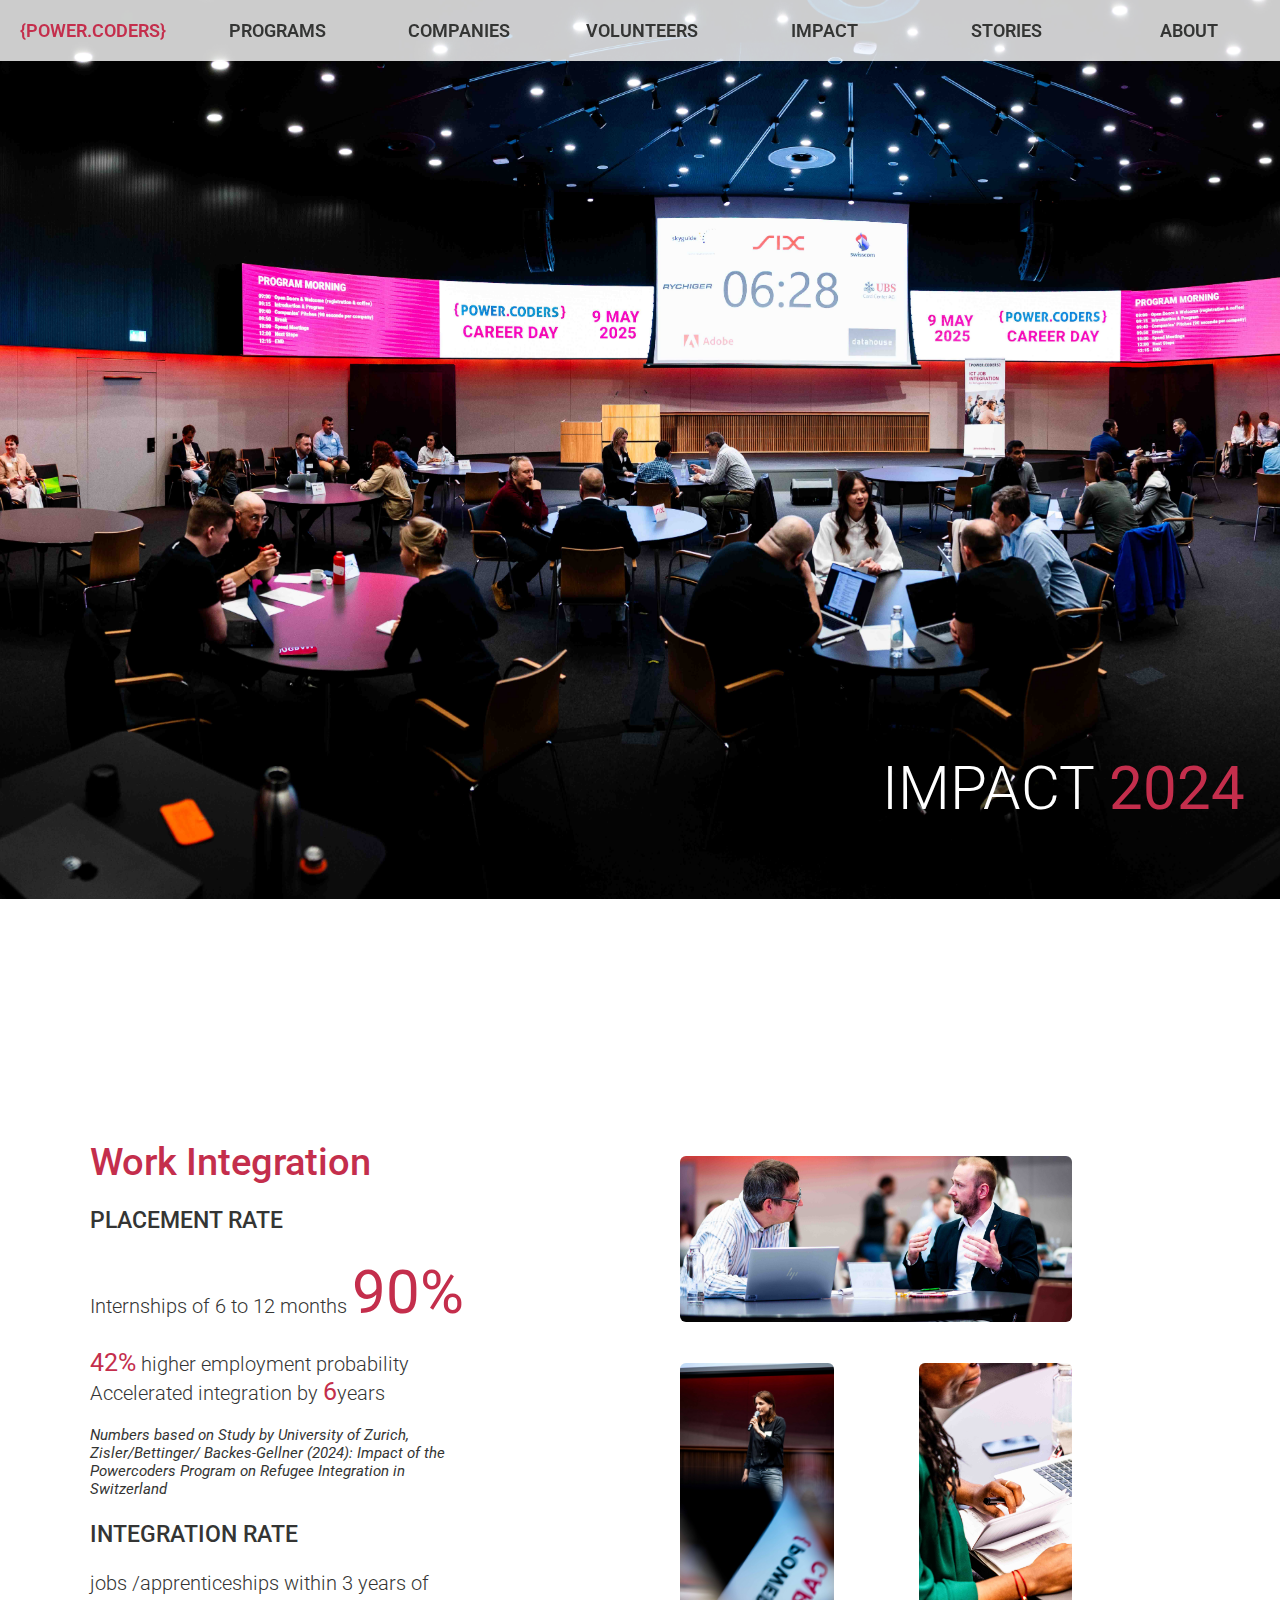
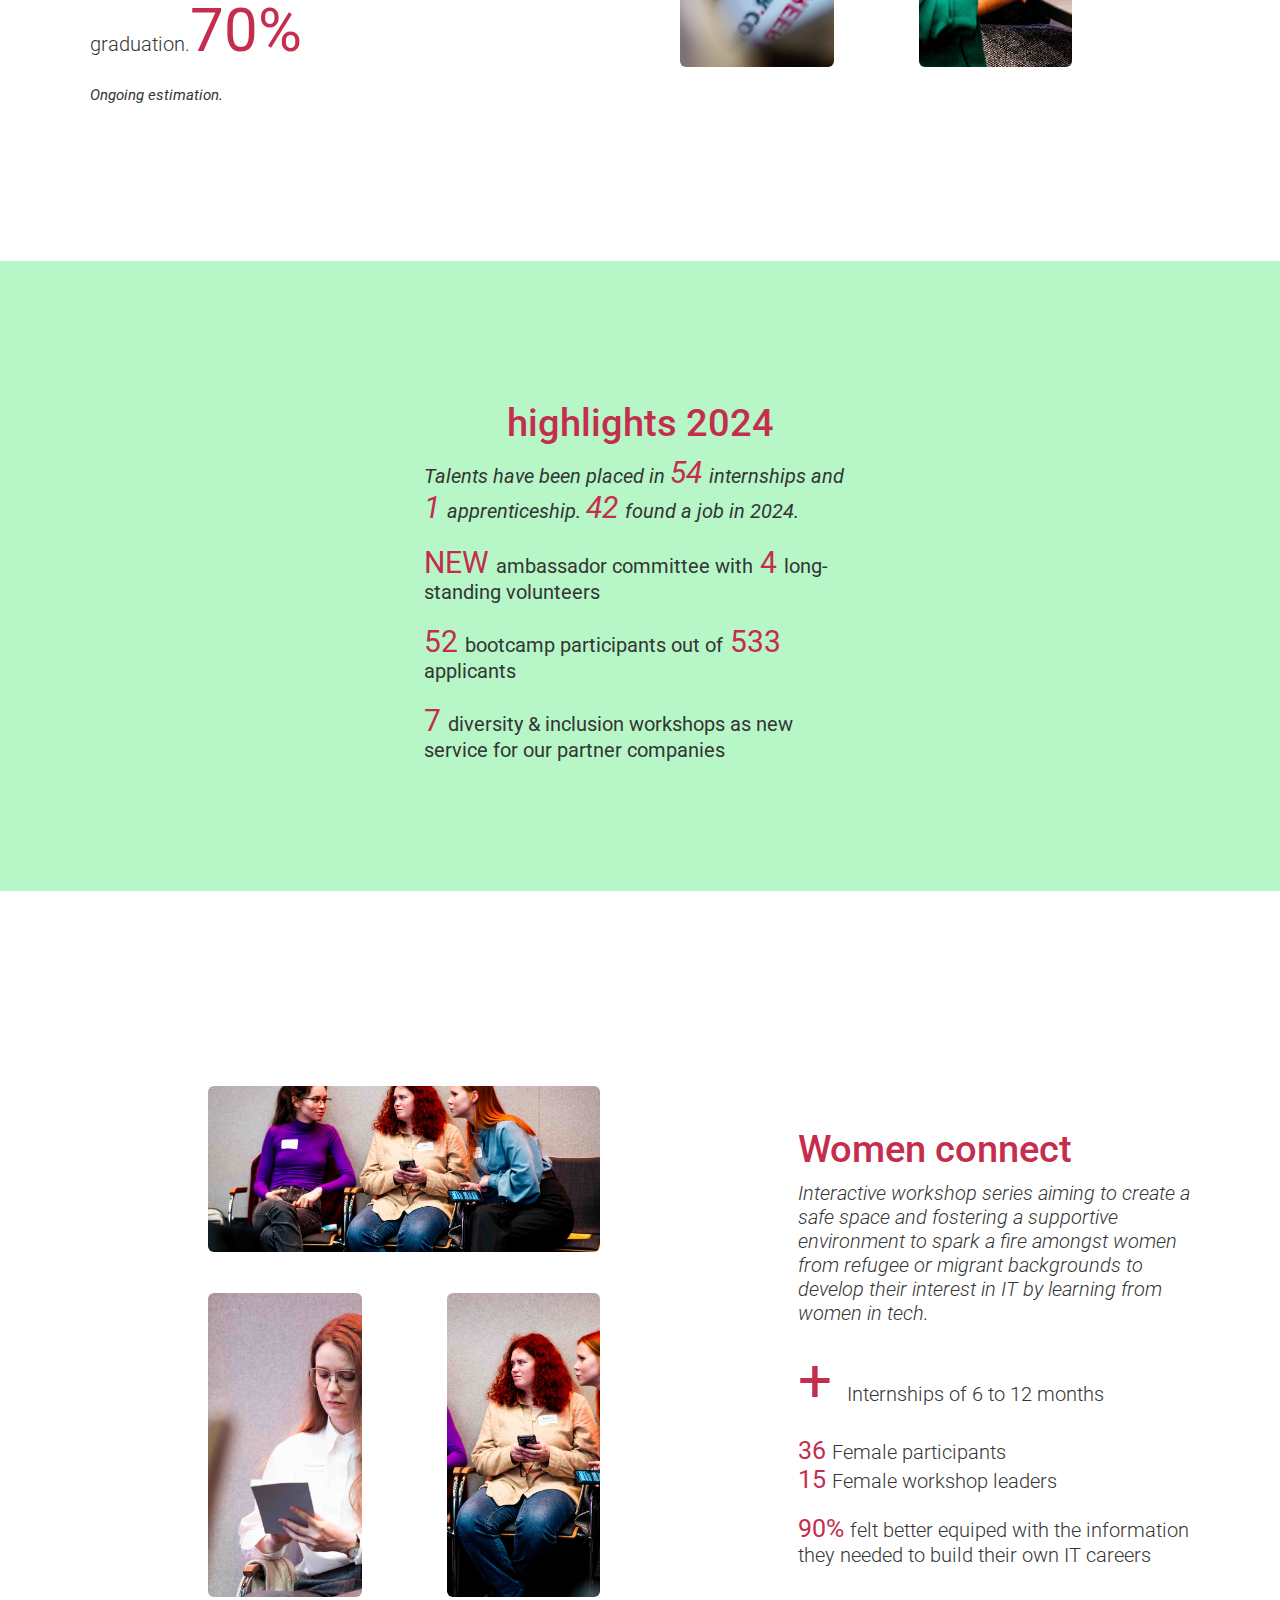
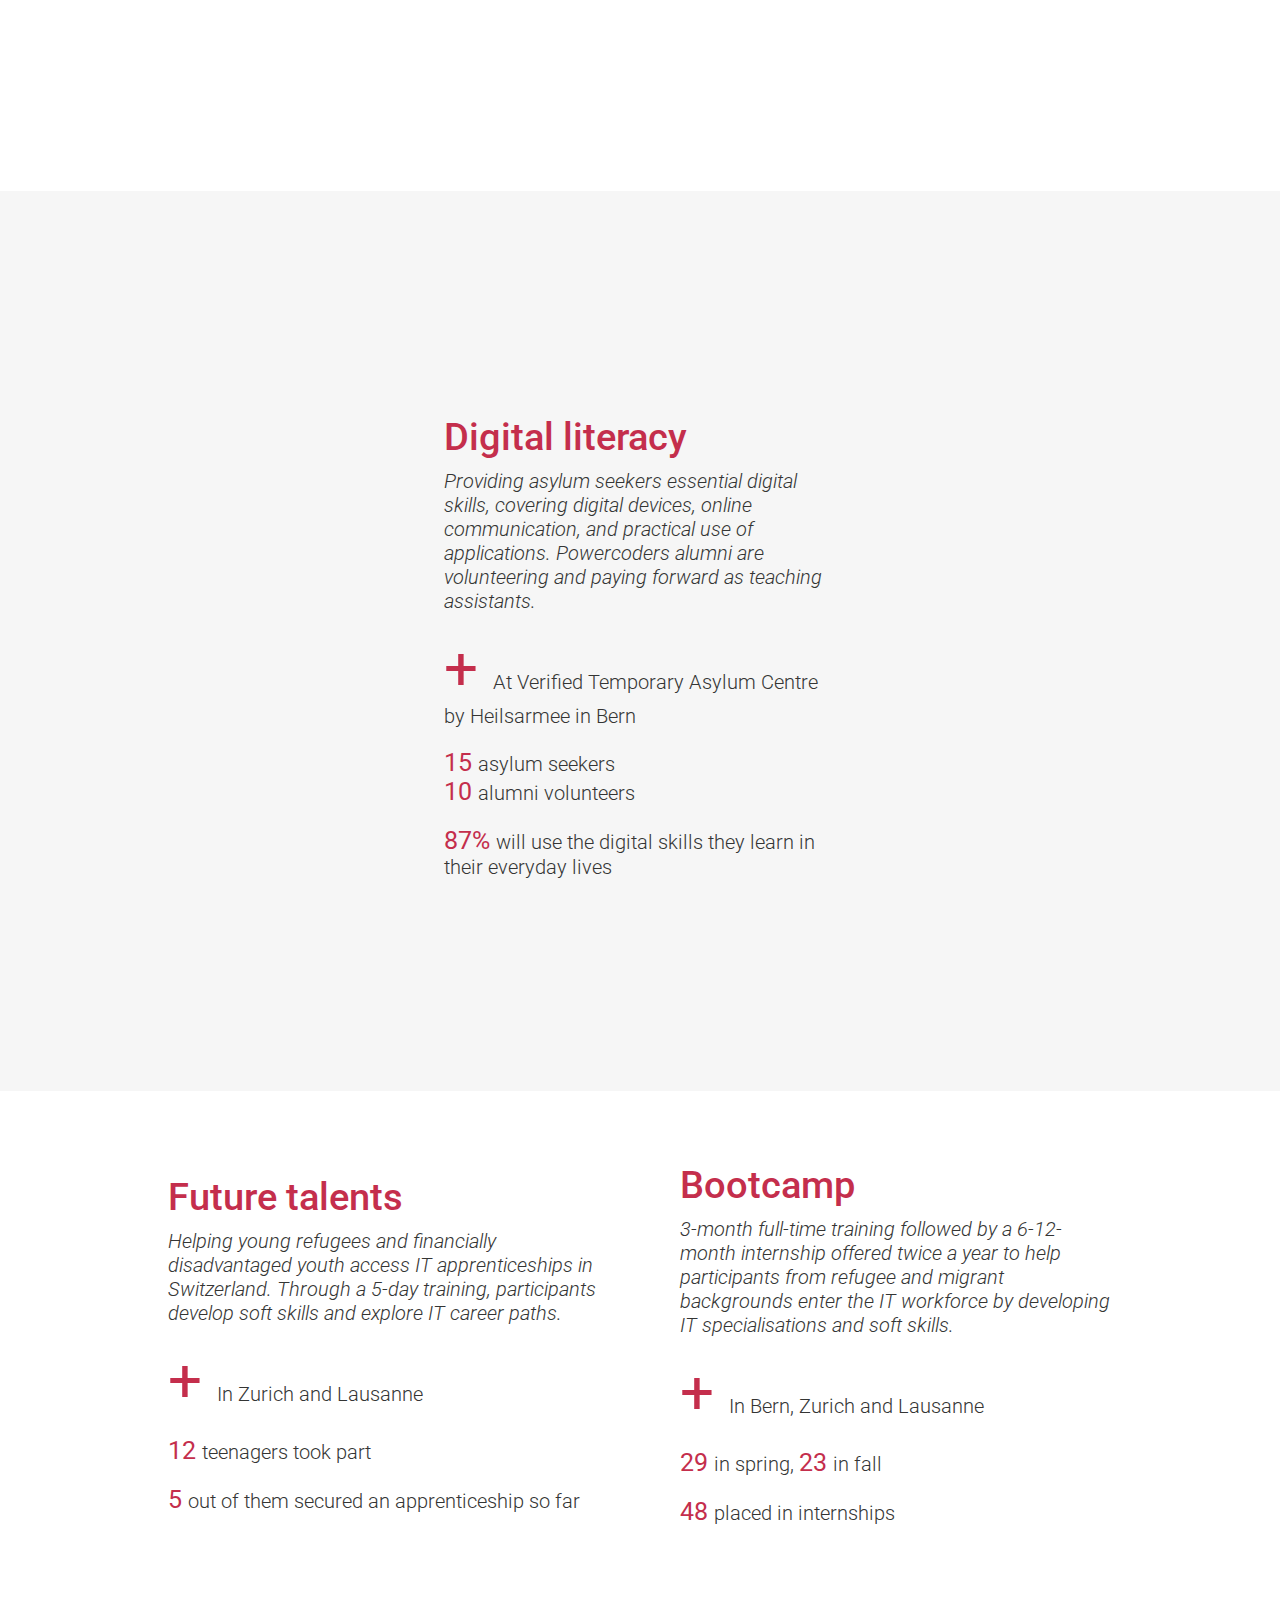
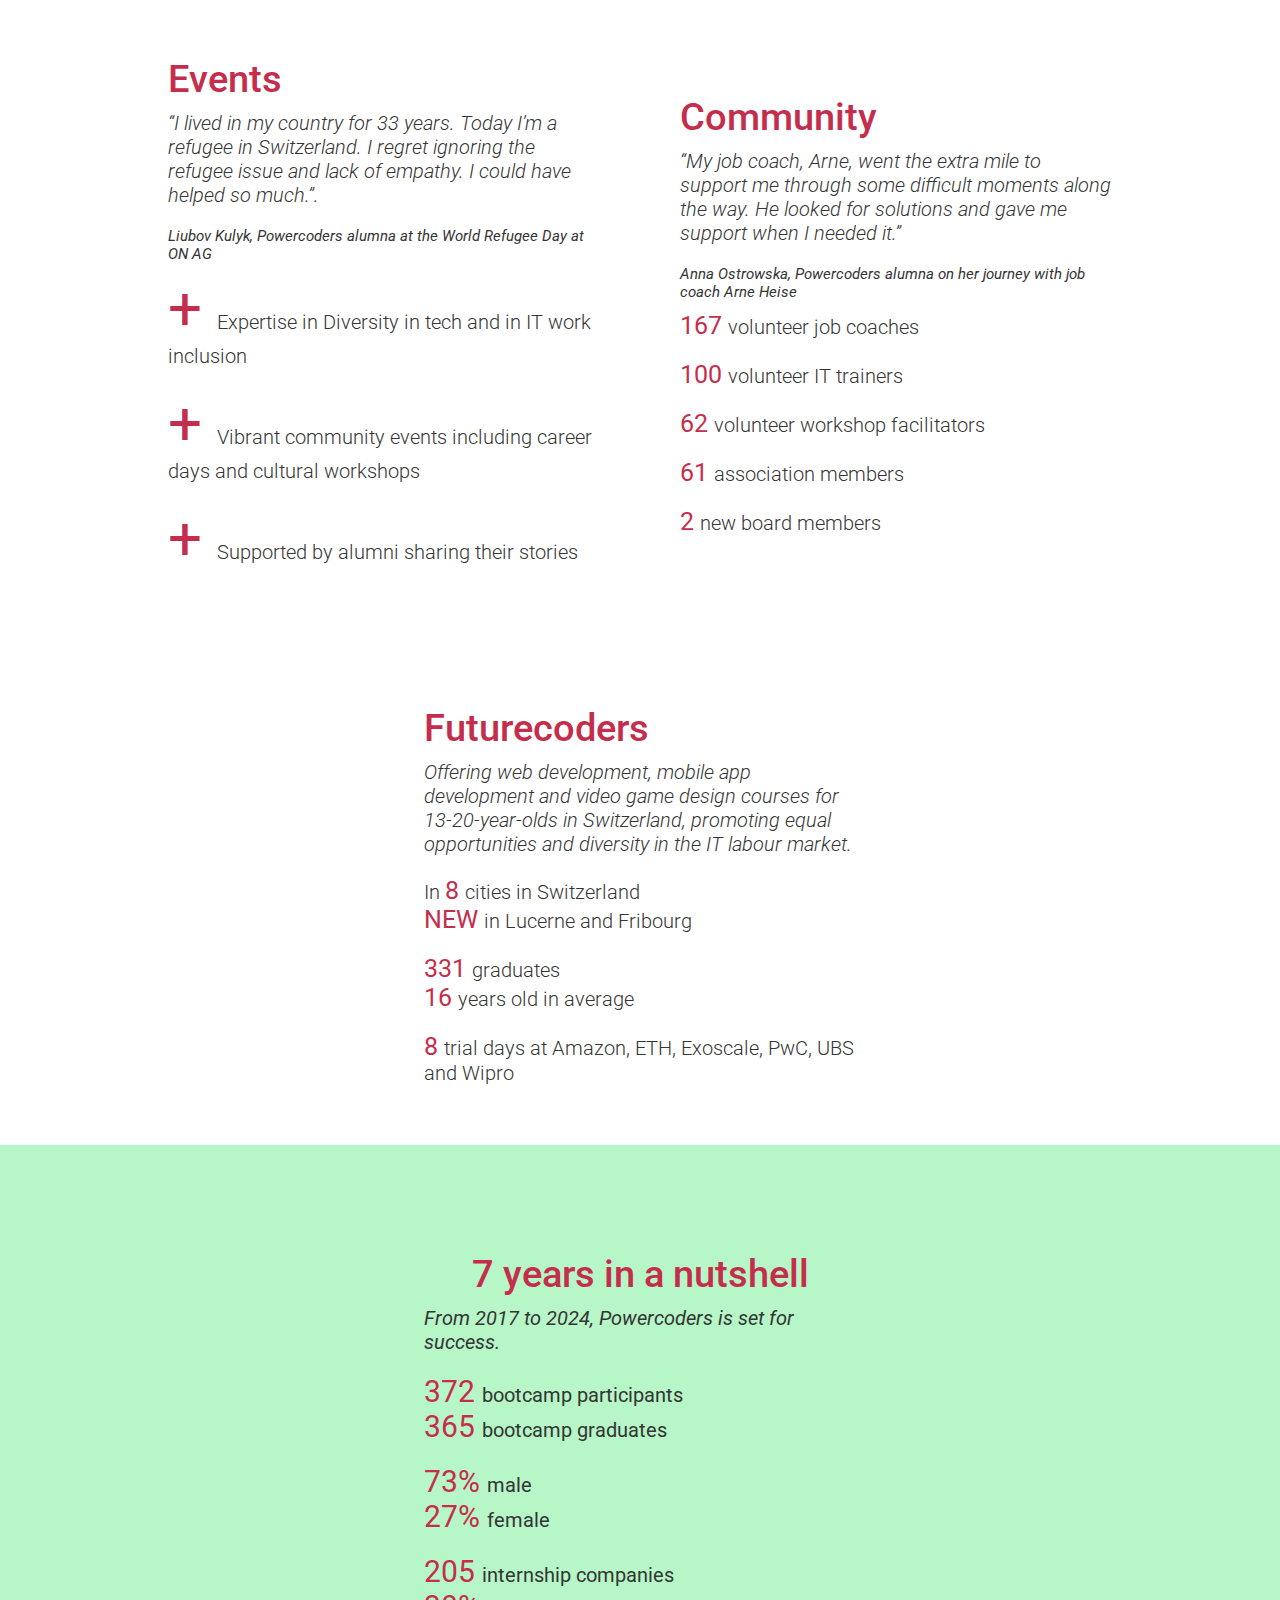
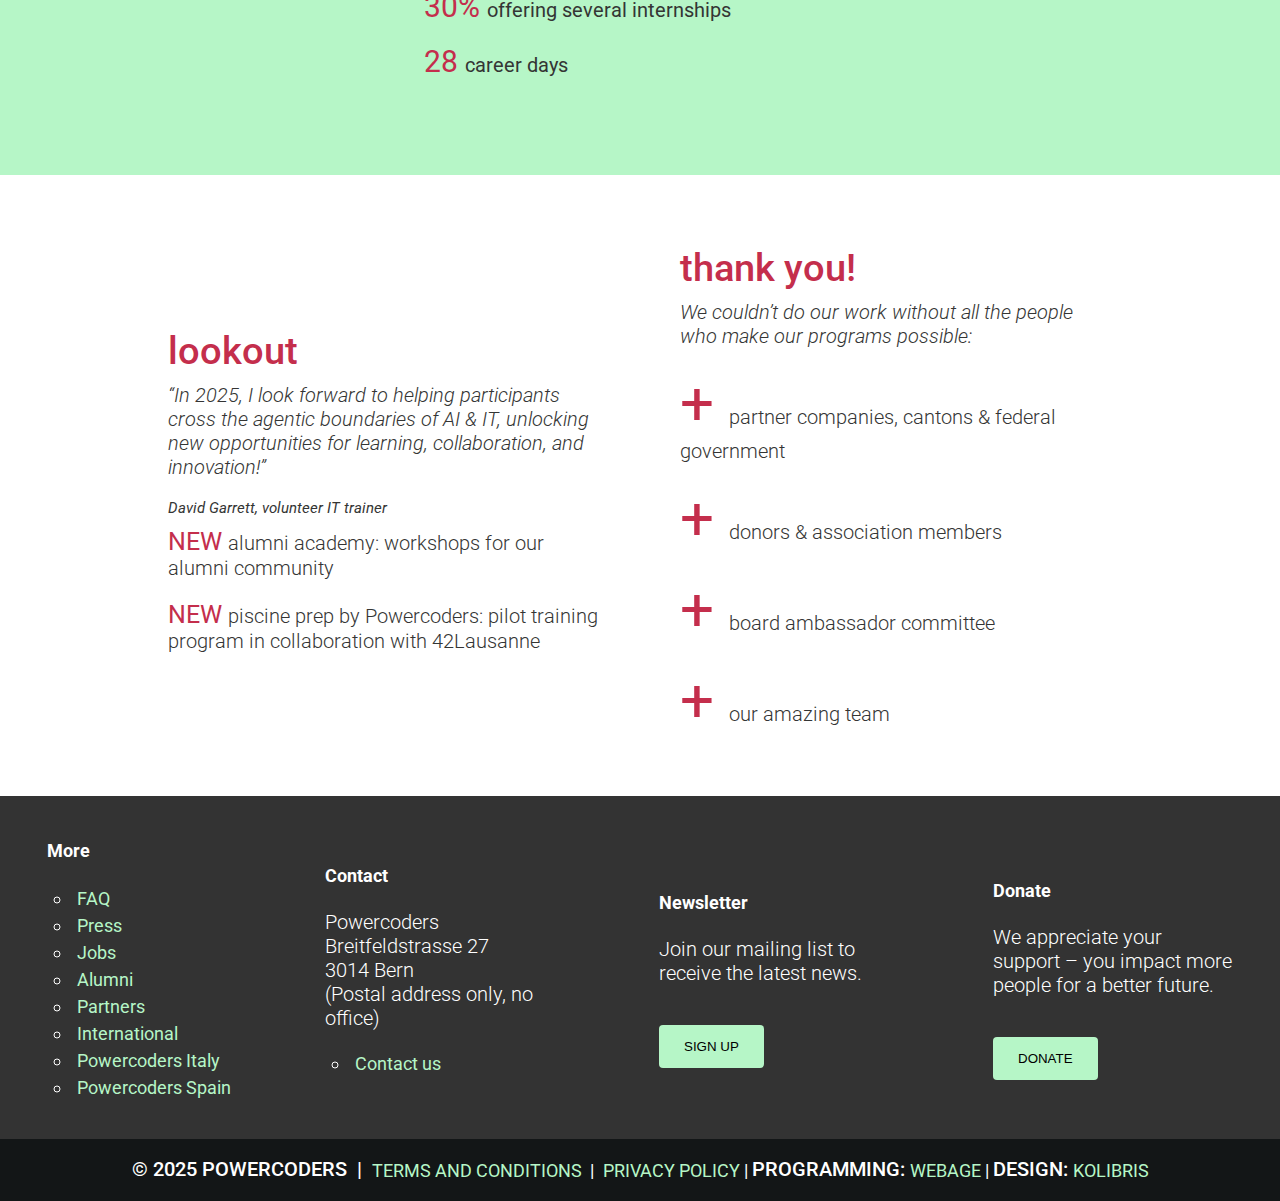
<file: impact.html>
<!DOCTYPE html>
<html lang="en">
<head>
    <meta charset="UTF-8">
    <meta name="viewport" content="width=device-width, initial-scale=1.0">
    <title>Impact 2024</title>
    <link rel="preconnect" href="https://fonts.googleapis.com">
    <link rel="preconnect" href="https://fonts.gstatic.com" crossorigin>
    <link href="https://fonts.googleapis.com/css2?family=Roboto:ital,wght@0,100..900;1,100..900&display=swap" rel="stylesheet">
    <link rel="stylesheet" href="styles.css">
</head>
<body>
     <nav class="navbar">
            <a href="https://powercoders.org/">{Power.Coders}</a>
            <a href="https://powercoders.org/programs/">Programs</a>
            <a href="https://powercoders.org/companies/">Companies</a>
            <a href="https://powercoders.org/volunteer/">Volunteers</a>
            <a href="https://powercoders.org/impact/">Impact</a>
            <a href="https://powercoders.org/stories/">Stories</a>
            <a href="https://powercoders.org/about/">About</a>
    </nav>
     <div class="header">
        <h1>Impact <span class="red__highlight">2024</span></h1> 
    </div>
    <!-- <nav class="navbar">
            <a href="https://powercoders.org/">{Power.Coders}</a>
            <a href="https://powercoders.org/programs/">Programs</a>
            <a href="https://powercoders.org/companies/">Companies</a>
            <a href="https://powercoders.org/volunteer/">Volunteers</a>
            <a href="https://powercoders.org/impact/">Impact</a>
            <a href="https://powercoders.org/stories/">Stories</a>
            <a href="https://powercoders.org/about/">About</a>
    </nav> -->

    <main>
        <section class="cards">
            <div class="card__container" id="workIntegration">
                <div class=" card workIntegration" >
                    <h2>Work Integration</h2>
                    <h3>Placement rate</h3>
                    <p>Internships of 6 to 12 months <span class="red__highlight">90%</span></p>
                    <p><span class="red__highlight2">42%</span> higher employment probability <br> Accelerated integration by <span class="red__highlight2">6</span>years</p>
                    <p class="source">Numbers based on Study by University of Zurich, Zisler/Bettinger/
                    Backes-Gellner (2024): Impact of the Powercoders Program on Refugee Integration in Switzerland</p>
                    <h3>Integration Rate</h3>
                    <p>jobs /apprenticeships within 3 years of graduation.<span class="red__highlight">70%</span> </p>
                    <p class="source">Ongoing estimation.</p>
                </div>
                <div class="galleryContainer">
                <div class="gallery">
                    <figure class="gallery__item gallery__item--1">
                        <img src="impact_media/pc1.jpg" class="gallery__img" alt="image1">
                    </figure>
                    <figure class="gallery__item gallery__item--2">
                        <img src="impact_media/pc2.jpg" class="gallery__img" alt="image1">
                    </figure>
                    <figure class="gallery__item gallery__item--3">
                        <img src="impact_media/pc3.jpg" class="gallery__img" alt="image1">
                    </figure>
                </div>
                </div>
            </div>
             <div class="card__standAlone2">
                <div class=" card highlights">
                    <h2>highlights 2024</h2>
                    <p class="cursive">Talents have been placed in <span class="red__highlight2">54 </span> internships and <span class="red__highlight2">1 </span> apprenticeship. <span class="red__highlight2">42 </span> found a job in 2024. </p>
                    <p><span class="red__highlight2">NEW </span>ambassador committee with<span class="red__highlight2"> 4 </span> long-standing volunteers</p>
                    <p><span class="red__highlight2">52 </span>bootcamp participants out of<span class="red__highlight2"> 533 </span> applicants</p>
                    <p><span class="red__highlight2">7 </span>diversity & inclusion workshops as new service for our partner companies</p>
                </div>
            </div>
            <div class="card__container" id="womenConnect">
                <div class="galleryContainer">
                <div class="gallery">
                    <figure class="gallery__item gallery__item--1">
                        <img src="impact_media/pc4.jpg" class="gallery__img" alt="image1">
                    </figure>
                    <figure class="gallery__item gallery__item--2">
                        <img src="impact_media/pc5.jpg" class="gallery__img" alt="image1">
                    </figure>
                    <figure class="gallery__item gallery__item--3">
                        <img src="impact_media/pc6.jpg" class="gallery__img" alt="image1">
                    </figure>
                </div>
                </div>
                <div class=" card womenConnect">
                    <h2>Women connect</h2>
                    <p class="cursive">Interactive workshop series aiming to create a safe space and fostering a supportive environment to spark a fire amongst women from refugee or migrant backgrounds to develop their interest in IT by learning from women in tech.</p>
                    <p><span class="red__highlight">+&nbsp</span>Internships of 6 to 12 months </p>
                    <p><span class="red__highlight2">36 </span>Female participants <br><span class="red__highlight2">15 </span>Female workshop leaders</p>
                    <p><span class="red__highlight2">90% </span>felt better equiped with the information they needed to build their own IT careers  </p>
                </div>
            </div>  
            <div class="card__container alternate">  
                <div class=" card digitalLiteracy">
                    <h2>Digital literacy</h2>
                    <p class="cursive">Providing asylum seekers essential digital skills, covering digital devices, online communication, and practical use of applications. Powercoders alumni are volunteering and paying forward as teaching assistants. </p>
                    <p><span class="red__highlight">+&nbsp</span>At Verified Temporary Asylum Centre by Heilsarmee in Bern</p>
                    <p><span class="red__highlight2">15 </span>asylum seekers<br><span class="red__highlight2">10 </span>alumni volunteers</p>
                    <p><span class="red__highlight2">87% </span>will use the digital skills they learn in their everyday lives</p>
                </div>
            </div>
            <div class=" card futureTalents">
                <h2>Future talents</h2>
                <p class="cursive">Helping young refugees and financially disadvantaged youth access IT apprenticeships in Switzerland. Through a 5-day training, participants develop soft skills and explore IT career paths. </p>
                <p><span class="red__highlight">+&nbsp</span>In Zurich and Lausanne</p>
                <p><span class="red__highlight2">12 </span>teenagers took part</p>
                <p><span class="red__highlight2">5 </span>out of them secured an apprenticeship so far</p>
            </div>
            <div class=" card bootcamp">
                <h2>Bootcamp</h2>
                <p class="cursive">3-month full-time training followed by a 6-12-month internship offered twice a year to help participants from refugee and migrant backgrounds enter the IT workforce by developing IT specialisations and soft skills.</p>
                <p><span class="red__highlight">+&nbsp</span>In Bern, Zurich and Lausanne</p>
                <p><span class="red__highlight2">29 </span>in spring, <span class="red__highlight2">23 </span> in fall</p>
                <p><span class="red__highlight2">48 </span>placed in internships</p>
            </div>
            <div class=" card events">
                <h2>Events</h2>
                <p class="cursive">“I lived in my country for 33 years. Today I’m a refugee in Switzerland. I regret ignoring the refugee issue and lack of empathy. I could have helped so much.”.</p>
                <p class="source">Liubov Kulyk, Powercoders alumna at the World Refugee Day at ON AG</p>
                <p><span class="red__highlight">+&nbsp</span>Expertise in Diversity in tech and in IT work inclusion </p>
                <p><span class="red__highlight">+&nbsp</span>Vibrant community events including career days and cultural workshops</p>
                <p><span class="red__highlight">+&nbsp</span>Supported by alumni sharing their stories </p>
            </div>
            <div class=" card community">
                <h2>Community</h2>
                <p class="cursive">“My job coach, Arne, went the extra mile to support me through some difficult moments along the way. He looked for solutions and gave me support when I needed it.”</p>
                <p class="source">Anna Ostrowska, Powercoders
                alumna on her journey with job
                coach Arne Heise</p>
                <p><span class="red__highlight2">167 </span>volunteer job coaches</p>
                <p><span class="red__highlight2">100 </span>volunteer IT trainers</p>
                <p><span class="red__highlight2">62 </span>volunteer workshop facilitators</p>
                <p><span class="red__highlight2">61 </span>association members</p>
                <p><span class="red__highlight2">2 </span>new board members</p>
            </div>
            <div class=" card futurecoders">
                <h2>Futurecoders</h2>
                <p class="cursive">Offering web development, mobile app development and video game design courses for 13-20-year-olds in Switzerland, promoting equal opportunities and diversity in the IT labour market.</p>
                <p>In <span class="red__highlight2">8 </span>cities in Switzerland<br><span class="red__highlight2">NEW </span> in Lucerne and Fribourg</p>
                <p><span class="red__highlight2">331 </span>graduates<br><span class="red__highlight2">16 </span> years old in average</p>
                <p><span class="red__highlight2">8 </span>trial days at Amazon, ETH,
                Exoscale, PwC, UBS and Wipro</p>
            </div>
            <div class="card__standAlone2">
                <div class=" card nutshell">
                    <h2>7 years in a nutshell</h2>
                    <p class="cursive">From 2017 to 2024, Powercoders is set for success.</p>
                    <p><span class="red__highlight2">372 </span> bootcamp participants<br><span class="red__highlight2">365 </span>bootcamp graduates</p>
                    <p><span class="red__highlight2">73% </span>male<br><span class="red__highlight2">27% </span> female</p>
                    <p><span class="red__highlight2">205 </span>  internship companies<br><span class="red__highlight2">30% </span>offering several internships</p>
                    <p><span class="red__highlight2">28 </span>career days</p>
                </div>
            </div>
            <div class=" card lookout">
                <h2>lookout</h2>
                <p class="cursive">“In 2025, I look forward to helping participants cross the agentic boundaries of AI & IT, unlocking new opportunities for learning, collaboration, and innovation!”</p>
                <p class="source">David Garrett, volunteer IT trainer</p>
                <p><span class="red__highlight2">NEW </span>alumni academy: workshops for our alumni community</p>
                <p><span class="red__highlight2">NEW </span>piscine prep by Powercoders: pilot training program in collaboration with 42Lausanne</p>
            </div>
            
                <div class=" card thankYou">
                    <h2>thank you!</h2>
                    <p class="cursive">We couldn’t do our work without all the people who make our programs possible:</p>
                    <p><span class="red__highlight">+&nbsp</span>partner companies, cantons & federal government </p>
                    <p><span class="red__highlight">+&nbsp</span>donors & association members</p>
                    <p><span class="red__highlight">+&nbsp</span>board ambassador committee </p>
                    <p><span class="red__highlight">+&nbsp</span>our amazing team </p>
                </div>
            
    </section>
    </main>
    <footer>
        <div class="footer__top">
            <div>
                <h4>More</h4>
                <ul>
                    <li><a href="https://powercoders.org/faq/">FAQ</a></li>
                    <li><a href="https://powercoders.org/press/">Press</a></li>
                    <li><a href="https://powercoders.org/jobs/">Jobs</a></li>
                    <li><a href="https://powercoders.org/alumni/">Alumni</a></li>
                    <li><a href="https://powercoders.org/partners/">Partners</a></li>
                    <li><a href="https://powercoders.org/programs/powercoders-international/">International</a></li>
                    <li><a href="https://powercoders.org/powercoders-italy/">Powercoders Italy</a></li>
                    <li><a href="https://sites.google.com/impacthub.net/powercoders-spain/inicio?authuser=0">Powercoders Spain</a></li>
                </ul>
            </div>
            <div>
                <h4>Contact</h4>
                <p>Powercoders <br> Breitfeldstrasse 27 <br>3014 Bern <br>(Postal address only, no office)</p>
                <ul><li><a href="">Contact us</a></li></ul>

            </div>
            <div>
                <h4>Newsletter</h4>
                <p>Join our mailing list to receive the latest news.</p>
                <button onclick="window.open('https://powercoders.us14.list-manage.com/subscribe?u=2a42a364dd3183e63617d355b&id=dd4d5d82f8')">sign up</button>

            </div>
            <div>
                <h4>Donate</h4>
                <p>We appreciate your support – you impact more people for a better future.</p>
                 <button onclick="window.open('https://powercoders.org/donate/')">donate</button>
            </div>



        </div>
    <div class="footer__bottom">
         <p>&copy; 2025 Powercoders<span class="divider">&nbsp;&nbsp;|&nbsp</span></p>
         <a href="https://powercoders.org/terms-and-conditions/">Terms and conditions <span class="divider">&nbsp;|&nbsp</span></a>
         <a href="https://powercoders.org/privacy-policy-poco/">Privacy policy<span class="divider">&nbsp;|&nbsp</span></a>
         <p>Programming:</p>
         <a href="">webage<span class="divider">&nbsp;|&nbsp</span></a>
         <p>Design:</p> 
         <a href="https://www.kolibris.ch/">kolibris</a>
    </div>
    </footer>
    
</body>
</html>
</file>
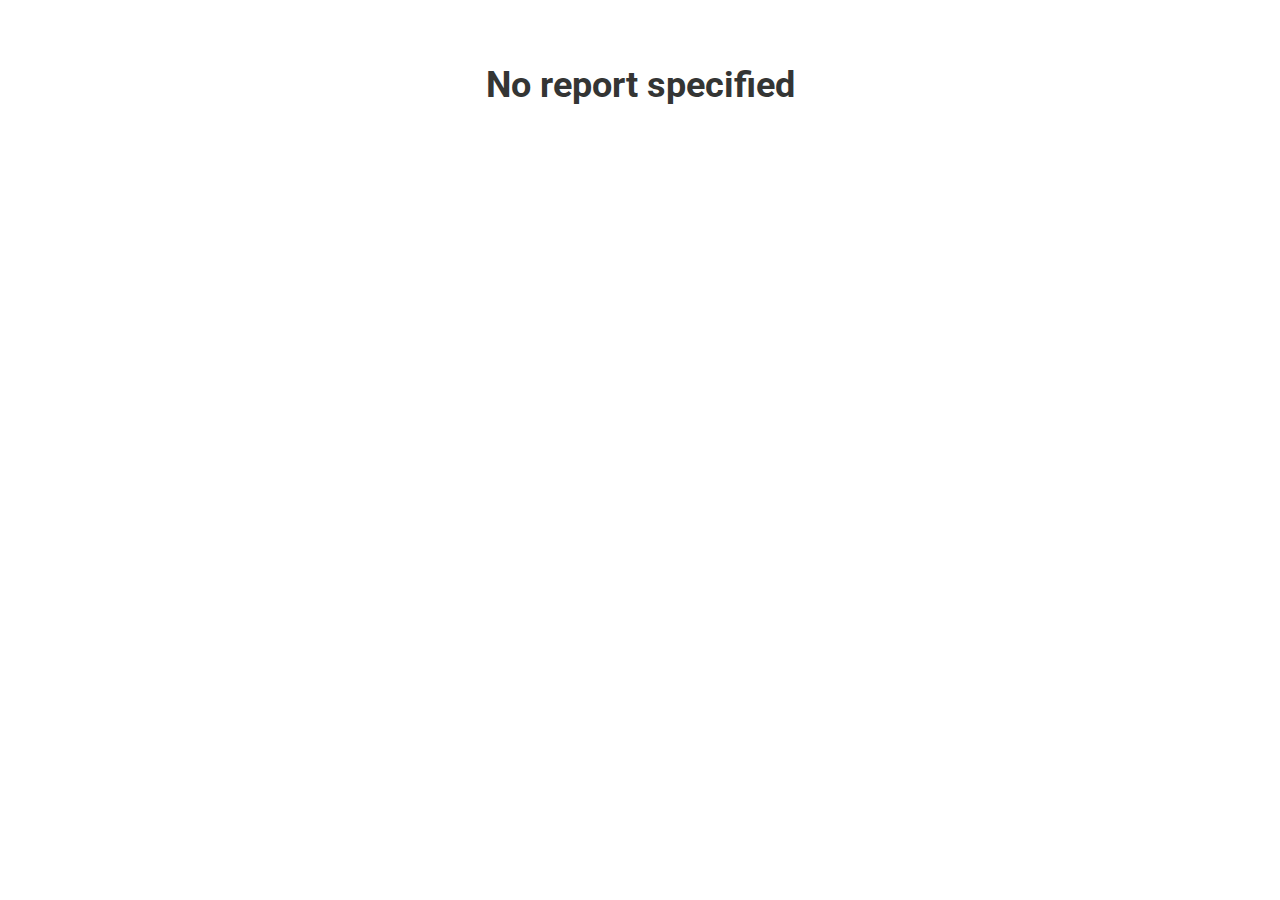
<file: report_template.html>
<!DOCTYPE html>
<html lang="en">
<head>
    <meta charset="UTF-8">
    <meta name="viewport" content="width=device-width, initial-scale=1.0">
    <title>Impact 2025</title>
    <link rel="preconnect" href="https://fonts.googleapis.com">
    <link rel="preconnect" href="https://fonts.gstatic.com" crossorigin>
    <link href="https://fonts.googleapis.com/css2?family=Roboto:ital,wght@0,100..900;1,100..900&display=swap" rel="stylesheet">
    <link rel="stylesheet" href="styles.css">
    <script type="module" defer src="./js/reportBootstrap.js"></script>
</head>
<body>
     <nav class="navbar">
            <a href="https://powercoders.org/">{Power.Coders}</a>
            <a href="https://powercoders.org/programs/">Programs</a>
            <a href="https://powercoders.org/companies/">Companies</a>
            <a href="https://powercoders.org/volunteer/">Volunteers</a>
            <a href="https://powercoders.org/impact/">Impact</a>
            <a href="https://powercoders.org/stories/">Stories</a>
            <a href="https://powercoders.org/about/">About</a>
    </nav>


    <main>
        <!-- RENDER AREA --> 
        <!-- RENDER AREA --> 
        <!-- RENDER AREA -->
    </main>


    <footer>
        <div class="footer__top">
            <div>
                <h4>More</h4>
                <ul>
                    <li><a href="https://powercoders.org/faq/">FAQ</a></li>
                    <li><a href="https://powercoders.org/press/">Press</a></li>
                    <li><a href="https://powercoders.org/jobs/">Jobs</a></li>
                    <li><a href="https://powercoders.org/alumni/">Alumni</a></li>
                    <li><a href="https://powercoders.org/partners/">Partners</a></li>
                    <li><a href="https://powercoders.org/programs/powercoders-international/">International</a></li>
                    <li><a href="https://powercoders.org/powercoders-italy/">Powercoders Italy</a></li>
                    <li><a href="https://sites.google.com/impacthub.net/powercoders-spain/inicio?authuser=0">Powercoders Spain</a></li>
                </ul>
            </div>
            <div>
                <h4>Contact</h4>
                <p>Powercoders <br> Breitfeldstrasse 27 <br>3014 Bern <br>(Postal address only, no office)</p>
                <ul><li><a href="">Contact us</a></li></ul>

            </div>
            <div>
                <h4>Newsletter</h4>
                <p>Join our mailing list to receive the latest news.</p>
                <button onclick="window.open('https://powercoders.us14.list-manage.com/subscribe?u=2a42a364dd3183e63617d355b&id=dd4d5d82f8')">sign up</button>

            </div>
            <div>
                <h4>Donate</h4>
                <p>We appreciate your support – you impact more people for a better future.</p>
                 <button onclick="window.open('https://powercoders.org/donate/')">donate</button>
            </div>



        </div>
    <div class="footer__bottom">
         <p>&copy; 2025 Powercoders<span class="divider">&nbsp;&nbsp;|&nbsp</span></p>
         <a href="https://powercoders.org/terms-and-conditions/">Terms and conditions <span class="divider">&nbsp;|&nbsp</span></a>
         <a href="https://powercoders.org/privacy-policy-poco/">Privacy policy<span class="divider">&nbsp;|&nbsp</span></a>
         <p>Programming:</p>
         <a href="">webage<span class="divider">&nbsp;|&nbsp</span></a>
         <p>Design:</p> 

         <a href="">VAYK</a>

    </div>
    </footer>
    
</body>
</html>
</file>
<file: style.css>
/* Color Palette
Background:  #FFFFFF
Red 1: #C42E4C
Light green 1: #B6F6C7
hoover green: #B6F6C7
footer 1: #333333

 */
*{
    box-sizing: border-box;
}
body{
    font-family: "Roboto", sans-serif;
    background-color: #FFFFFF;
    color: #343534 ;
    margin: 0;
    font-size: 18px;
}

.navbar{
    text-transform: uppercase;
    width: 100%;
    display: flex;
    overflow: hidden;
    background-color: rgba(255, 255, 255, 0.8);
    align-items: center;
    position: sticky;
    top: 0;
    z-index: 10;
}

.navbar a{
    flex: 1;
    padding: 20px;
    font-size: 18px;
    text-decoration: none;
    color: #343534;
    font-weight: 600;
    text-align: center;
}

.navbar a:hover{
    color: #C42E4C;
}

.header{
    background-image: url("media/placeholder1.jpg");
    background-size: cover;
    background-position: center 7%;
    height: 50vh;
    padding: 36px;
    display: flex;
    justify-content: center;
    align-items: center ;
    position: relative;
    z-index: 1;
    top: -60px;
    
}

.header h1{
    text-transform: uppercase;
    color: white;
}


main{
    
}

p{
    max-width: 100ch;
     font-weight: 300;
}

h2{
    font-weight: 700;
    font-size: 38px;
    color: #C42E4C;
}

h3{
    font-size: 26px;
}
.about{
    flex: 100%;
    padding-top: 40px;
    padding-bottom: 100px;
    display: flex;
    flex-direction: column;
    justify-content: center;
    align-items: center;
}


.about p{
    max-width: 60ch;
    text-align: center;
    font-weight: 300;
}

.about .text__highlight{
    font-weight: 400;
}

.impact__background{
    padding-bottom: 40px;
    background-color: #F6F6F6 ;
}

.impact{
    background-color: #B6F6C7;
    padding: 50px;
    padding-top: 80px;
    padding-bottom: 100px;
    display: flex;
    flex-direction: column;
    justify-content: center;
    align-items: center;

}

.impact h2{
    text-transform: uppercase;
    text-align: left;
}

.impact p{
    font-weight: 400
}

button{
    padding: 14px 25px;
    border: 0;
    text-transform: uppercase;
    margin-top: 20px;
    background-color: #B6F6C7;
    border-radius: 4px;
    font-weight: 400;
}

button:hover{
    background-color: #51A398 ;
    cursor: pointer;
}

.figures{
   text-align: center;
   
}
.dark__subtitle{
    color: #343534;
}
.reports{
    display: flex;
    list-style-type: none;
    flex-wrap: wrap;
    justify-content: space-evenly;
}
.report{
    text-decoration: none;
    text-transform: uppercase;
    font-style: italic;
    font-weight: 400;
    color: #343534;
}
.report__img{
    max-width: 250px;
    border-radius: 8px;
    margin-top: 10px;
    margin-right: 10px;
    margin-bottom: 5px;
    
}
.report__img:hover{
    transform: scale(1.4);
}

.projects{
    text-align: left;
    display: flex;
    flex-direction: column;
    justify-content: center;
    align-items: center;
    padding-top: 10px;
    padding-bottom: 15px;
}

.collabs{
    display: flex;
    flex-wrap: wrap;
    align-items: center;
    justify-content: center;
    flex: 1;
}



.collabs a{
    text-decoration: none;
    color: inherit;
    padding: 20px;
}

.collabs a:hover{
    transform: scale(1.1);
    /* background-color: #F6F6F6;
    border-radius: 6px; */
}

.collabs ul{
    list-style-type: circle;
    font-weight: 300;
    padding-left: 20px;
}

.collabs__img{
    max-width: 550px;
    border-radius: 8px;  /* Uncertain of this */
}

.collabs button{
    margin-top: 0px;
    margin-bottom: 20px;
}




.involved{
    background-color: #B6F6C7;
    padding-top: 30px;
    padding-bottom: 30px;
    display: flex;
    flex-direction: column;
    align-items: center;
    text-align: left;
}
.involved p{
   margin-top: -8px;
}

.red__button{
    margin-top: 6px;
    background-color: #C42E4C;
    color: #FFFFFF;
    font-weight: 600;
}

.footer__top{
    display: flex;
    align-items: center;
    justify-content: space-around;
    background-color: #333333;
    color: #FFFFFF;

}



.footer__top div{
    padding: 20px;
    max-width: 28ch;
}

.footer__top ul{
    list-style-type: circle;
    padding-left: 25px;
    line-height: 1.5;
}
.footer__top a{
    text-decoration: none;
    color: #B6F6C7;
    padding-left: 5px;
    font-weight: 400;
    
}
.footer__bottom{
    text-transform: uppercase;
    background-color:#131617;
    color: #FFFFFF;
    display: flex;
    align-items: center;
    justify-content: center;
}
.footer__bottom a{
    text-decoration: none;
    color: #B6F6C7;
    padding-left: 5px;
    font-weight: 400;
}
.footer__bottom p{
    font-weight: 500;
}

.divider{
    color: #FFFFFF;
}
</file>
<file: edit.css>
/* Admin Panel Styles */
:root {
    --primary-color: #343534;
    --secondary-color: #C42E4C;
    --accent-color: #B6F6C7;
    --accent-hover: #51A398;
    --background-color: #FFFFFF;
    --light-background: #F6F6F6;
    --footer-color: #333333;
    --border-color: #E5E5E5;
}

* {
    margin: 0;
    padding: 0;
    box-sizing: border-box;
}

body {
    font-family: "Roboto", sans-serif;
    line-height: 1.6;
    background-color: var(--background-color);
    color: var(--primary-color);
    font-size: 18px;
}

.admin-container {
    max-width: 1200px;
    margin: 0 auto;
    padding: 2rem;
}

header {
    text-align: center;
    margin-bottom: 2rem;
    padding-bottom: 1rem;
    border-bottom: 2px solid var(--accent-color);
}

header h1 {
    color: var(--secondary-color);
    margin-bottom: 0.5rem;
    font-size: 38px;
    font-weight: 700;
    text-transform: uppercase;
}

header p {
    color: var(--primary-color);
    font-weight: 300;
}

.edit-section {
    background: var(--light-background);
    padding: 2rem;
    margin-bottom: 2rem;
    border-radius: 8px;
    box-shadow: 0 2px 4px rgba(0, 0, 0, 0.1);
}

.edit-section h2 {
    color: var(--secondary-color);
    margin-bottom: 1.5rem;
    font-size: 38px;
    font-weight: 700;
    text-transform: uppercase;
}

.project-group {
    background: var(--background-color);
    padding: 1.5rem;
    margin-bottom: 1.5rem;
    border-radius: 4px;
    border: 1px solid var(--border-color);
}

.project-group h3 {
    color: var(--primary-color);
    margin-bottom: 1rem;
    font-size: 26px;
    font-weight: 600;
}

.form-group {
    margin-bottom: 1.5rem;
}

.form-group label {
    display: block;
    margin-bottom: 0.5rem;
    font-weight: 500;
    color: var(--primary-color);
}

.form-group input[type="text"],
.form-group textarea {
    width: 100%;
    padding: 0.75rem;
    border: 1px solid var(--border-color);
    border-radius: 4px;
    font-size: 18px;
    font-family: "Roboto", sans-serif;
    transition: all 0.3s ease;
}

.form-group input[type="text"]:focus,
.form-group textarea:focus {
    outline: none;
    border-color: var(--accent-color);
    box-shadow: 0 0 0 2px rgba(182, 246, 199, 0.2);
}

.form-group textarea {
    resize: vertical;
    min-height: 100px;
}

.form-group input[type="file"] {
    margin-bottom: 0.5rem;
}

.form-group input[type="file"] + input[type="text"] {
    margin-top: 0.5rem;
}

.form-actions {
    display: flex;
    gap: 1rem;
    justify-content: flex-end;
    margin-top: 2rem;
}

button {
    padding: 14px 25px;
    border: 0;
    border-radius: 4px;
    font-size: 18px;
    font-weight: 400;
    text-transform: uppercase;
    cursor: pointer;
    transition: all 0.3s ease;
}

.save-btn {
    background-color: var(--accent-color);
    color: var(--primary-color);
}

.save-btn:hover {
    background-color: var(--accent-hover);
    color: var(--background-color);
}

.preview-btn {
    background-color: var(--secondary-color);
    color: var(--background-color);
}

.preview-btn:hover {
    background-color: #a3253d;
}

/* Image Preview Styles */
.form-group img {
    max-width: 200px;
    border-radius: 8px;
    margin-top: 10px;
    box-shadow: 0 2px 4px rgba(0, 0, 0, 0.1);
    transition: transform 0.3s ease;
}

.form-group img:hover {
    transform: scale(1.05);
}

/* Responsive Design */
@media (max-width: 768px) {
    .admin-container {
        padding: 1rem;
    }

    .edit-section {
        padding: 1.5rem;
    }

    .form-actions {
        flex-direction: column;
    }

    button {
        width: 100%;
    }

    .form-group img {
        max-width: 150px;
    }
}
</file>
<file: styles.css>
*{
    box-sizing: border-box;
}
body{
    font-family: "Roboto", sans-serif;
    background-color: #FFFFFF;
    color: #343534 ;
    margin: 0;
    font-size: 18px;
}

button{
    padding: 14px 25px;
    border: 0;
    text-transform: uppercase;
    margin-top: 20px;
    background-color: #B6F6C7;
    border-radius: 4px;
    font-weight: 400;
}

button:hover{
    background-color: #51A398 ;
    cursor: pointer;
}

.navbar{
    text-transform: uppercase;
    width: 100%;
    display: flex;
    overflow: hidden;
    background-color: rgba(255, 255, 255, 0.8);
    align-items: center;
    position: sticky;
    top: 0;
    z-index: 10;
}


.navbar a{
    flex: 1;
    padding: 20px;
    font-size: 18px;
    text-decoration: none;
    color: #343534;
    font-weight: 600;
    text-align: center;
}

.navbar a:hover{
    color: #C42E4C;
}

.header{
    background-image: url("impact_media/background2.jpg");
    background-size: cover;
    background-position: center ;
    height: 100vh;
    display: flex;
    justify-content: flex-end;
    align-items: flex-end;
    position: relative;
    z-index: 1;
    top: -62px;
    padding: 15px;
}

.header h1{
    text-transform: uppercase;
    color: white;
    font-size: 60px;
    font-weight: 300;
    margin-bottom: 60px;
    margin-right: 20px;
}

p:has(.red__highlight + .red__highlight_text) {
    display: flex;
    align-items: center;
    gap: 4%;
}  

.red__highlight{
    color: #C42E4C;
    font-weight: 400;
    font-size: 60px; /*adjust to 55 for header span*/
}

.red__highlight2{
    color: #C42E4C;
    font-weight: 400;
    font-size: 25px;
}


main{
    
}

p{
    max-width: 55ch;
    font-weight: 300;
    font-size: 20px;
    margin-top: 0;
}
h2{
    font-weight: 700;
    font-size: 38px;
    color: #C42E4C;
    font-weight: 500;
    margin-bottom: 10px;
}

h3{
    text-transform: uppercase;
    font-size: 23px;
    font-weight: 500;
}
.cards{
    display: flex;
    align-items: center;
    justify-content: center;
    flex-wrap: wrap;
   
}
.card__container{
    display: flex;
    justify-content: center;
    align-items: center;
    padding: 40px;
    padding-left: 50px;
    padding-right: 50px;
    height: 100vh;
    width: 100%;
}

.alternate{
    background-color: #F6F6F6; 
    width:100%
    
}
.card{
    padding: 40px;
    width: 40%;
}

.card__standAlone{
    background-color: #F6F6F6; 
    width: 100%;
    display: flex;
    justify-content: center; 
    align-items: center; 
    height: 70vh;   
}
.card__standAlone h2{
    text-align: center;
}

.card__standAlone p{
    font-weight: 400;
}
.card__standAlone span{
    font-size: 30px;
}

.card__standAlone2{
    background-color: #B6F6C7;
    width: 100%;
    display: flex;
    justify-content: center; 
    align-items: center; 
    height: 70vh; 
}
.card__standAlone2 h2{
    text-align: center;
}
.card__standAlone2 p{
    font-weight: 400;
}
.card__standAlone2 span{
   /*  color: #333333;
    font-weight: 500; */
    font-size: 30px;
   
}

.source{
    font-size: 15px;
    font-weight: 400;
    margin-bottom: 10px;
    font-style: italic;
  
}

.cursive{
    font-style: italic;
}

.galleryContainer {
  width: 40%;
  margin: 1rem auto; 
}
.gallery{
    display: grid;
    grid-template-columns: repeat(8, 1fr);
    grid-template-rows: repeat(8, 5vw);
    grid-gap: 5px;
}
.gallery__img {
    width: 100%;
    height: 100%;
    object-fit: cover;
    display: block;
    border-radius: 6px;
}
.gallery__img:hover{
    transform: scale(1.1);
}


.gallery__item--1 {
    grid-column-start: 1;
    grid-column-end: 9;
    grid-row-start: 1;
    grid-row-end: 4;
}
.gallery__item--2 {
    grid-column-start: 1;
    grid-column-end: 5;
    grid-row-start: 4;
    grid-row-end: 9;
}
.gallery__item--3 {
    grid-column-start: 5;
    grid-column-end: 9;
    grid-row-start: 4;
    grid-row-end: 9;
}

.gallery__item--1b {
    grid-column-start: 1;
    grid-column-end: 5;
    grid-row-start: 1;
    grid-row-end: 5;
}
.gallery__item--2b {
    grid-column-start: 5;
    grid-column-end: 9;
    grid-row-start: 1;
    grid-row-end: 5;
}
.gallery__item--3b {
    grid-column-start: 1;
    grid-column-end: 9;
    grid-row-start: 5;
    grid-row-end: 9;
}

.gallery__item--1c {
    grid-column-start: 1;
    grid-column-end: 9;
    grid-row-start: 1;
    grid-row-end: 5;
}
.gallery__item--2c {
    grid-column-start: 1;
    grid-column-end: 9;
    grid-row-start: 5;
    grid-row-end: 9;
}

.gallery__item--3c{
    grid-column-start: 1;
    grid-column-end: 9;
    grid-row-start: 1;
    grid-row-end: 9;
}


.footer__top{
    display: flex;
    align-items: center;
    justify-content: space-around;
    background-color: #333333;
    color: #FFFFFF;

}



.footer__top div{
    padding: 20px;
    max-width: 28ch;
}

.footer__top ul{
    list-style-type: circle;
    padding-left: 25px;
    line-height: 1.5;
}
.footer__top a{
    text-decoration: none;
    color: #B6F6C7;
    padding-left: 5px;
    font-weight: 400;
    
}
.footer__bottom{
    text-transform: uppercase;
    background-color:#131617;
    color: #FFFFFF;
    display: flex;
    align-items: center;
    justify-content: center;
}
.footer__bottom a{
    text-decoration: none;
    color: #B6F6C7;
    padding-left: 5px;
    font-weight: 400;
}
.footer__bottom p{
    font-weight: 500;
    margin-top: 18px;
}

.divider{
    color: #FFFFFF;
}
/* Responsiveness needs further work*/
@media (max-width: 768px) {

    .navbar {
    flex-direction: column;
    position: static;
  }

   .navbar a {
    padding: 16px;
    font-size: 16px;
  }

   .header {
    justify-content: center;
    align-items: center;
    text-align: center;
    height: 60vh;
  }

   .header h1, .red__highlight {
    font-weight: 500;
    font-size: 36px;
  }

   .red__highlight2 {
    font-size: 18px;
  }

    .card__container{
        flex-direction: column;
        height: auto;
        
    }

    .card{
        width: 90%;
        
    }

    .galleryContainer {
    width: 90%;
  }

    .gallery {
    grid-template-columns: 1fr;
    grid-template-rows: auto;
  }

  .gallery__item--1,.gallery__item--1b,.gallery__item--1c,
  .gallery__item--2, .gallery__item--2b,.gallery__item--2c,
  .gallery__item--3,.gallery__item--3b,.gallery__item--3c {
    grid-column: auto;
    grid-row: auto;
  }

  .gallery__img {
    min-width: 200px; 
    
}

 .footer__top {
    flex-direction: column;
    align-items: center;
    text-align: center;
  }

  .footer__top div {
    max-width: 90%;
  }

  .footer__bottom{
    flex-direction: column;
    align-items: center;
    text-align: center;
  }
}

@media (max-width: 480px) {

  .header h1, .red__highlight {
    font-size: 28px;
  }

  .red__highlight2 {
    font-size: 16px;
  }

  button {
    padding: 10px 18px;
    font-size: 14px;
  }

  .gallery__img {
    min-width: 150px;
  }

  p {
    font-size: 16px;
  }

  h2 {
    font-size: 26px;
  }

  h3 {
    font-size: 18px;
  }
.card__container {
    
    padding: 20px;
  }

}
</file>
